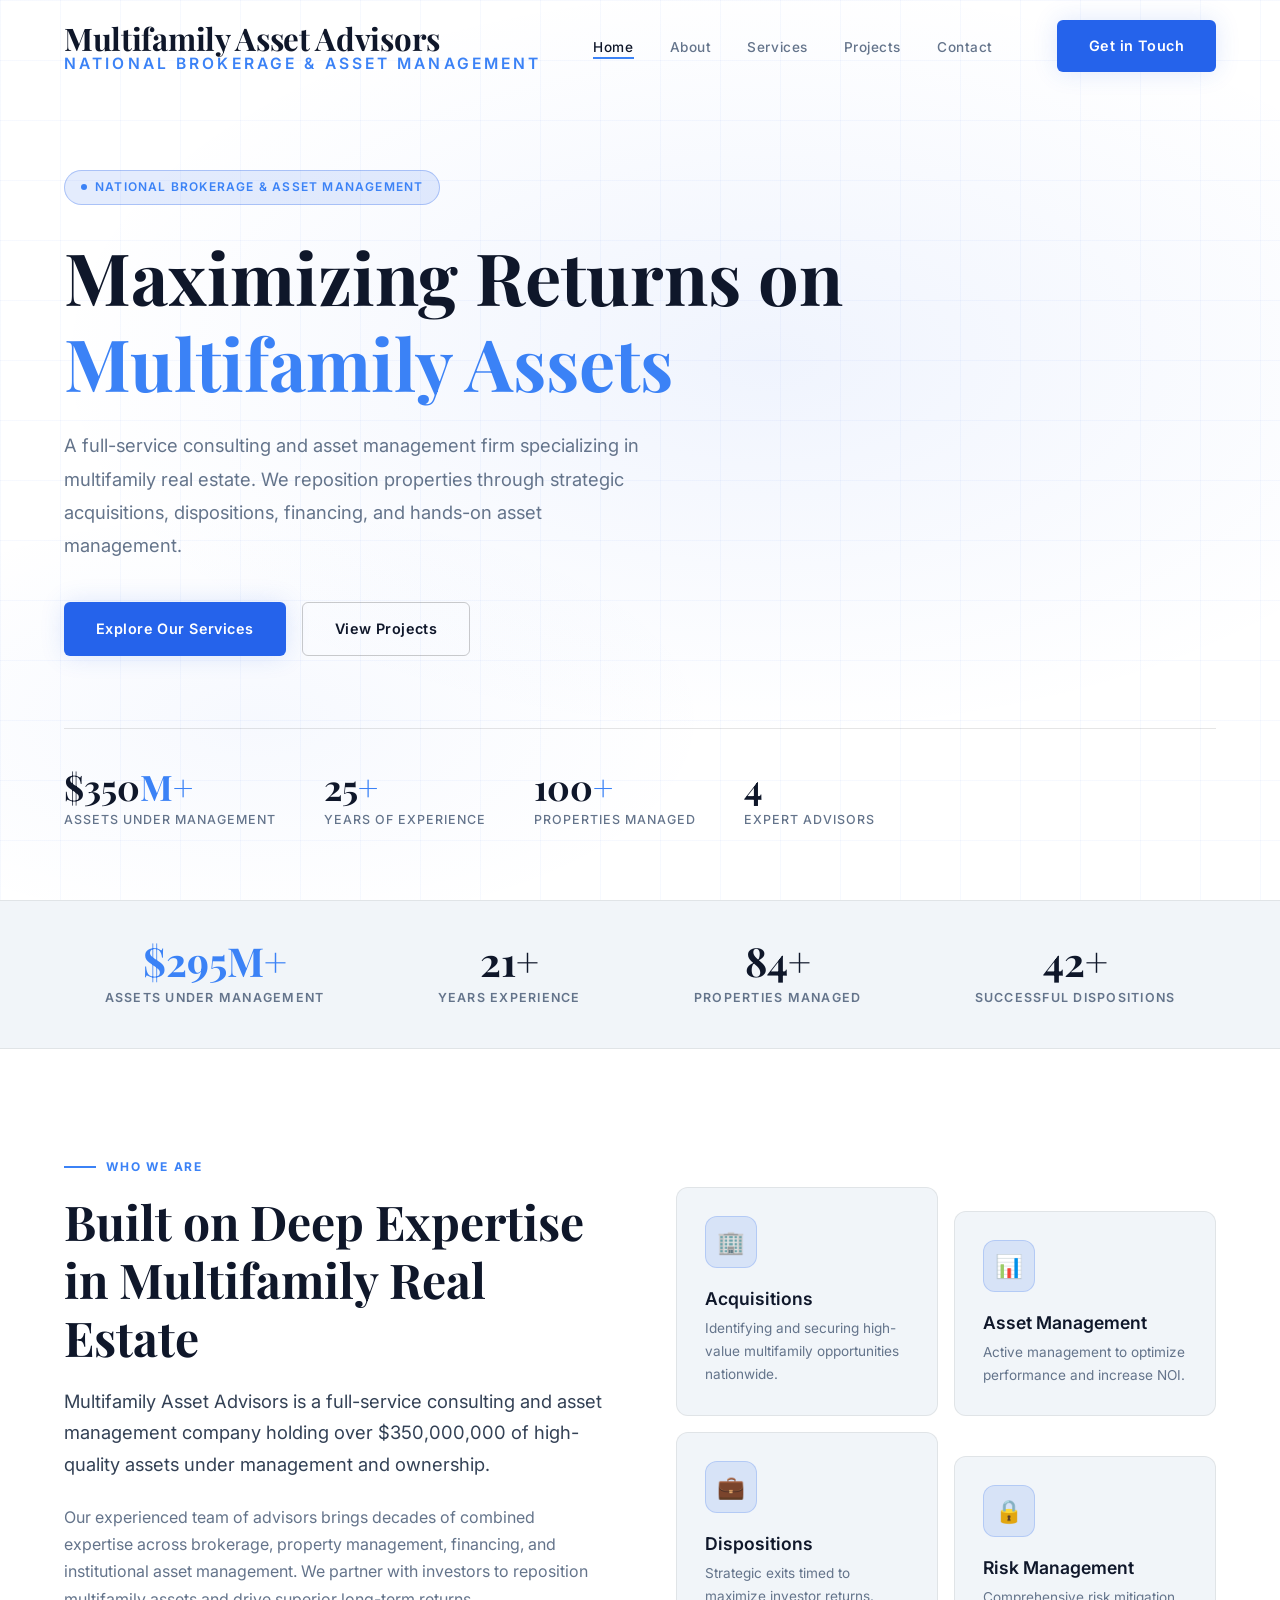
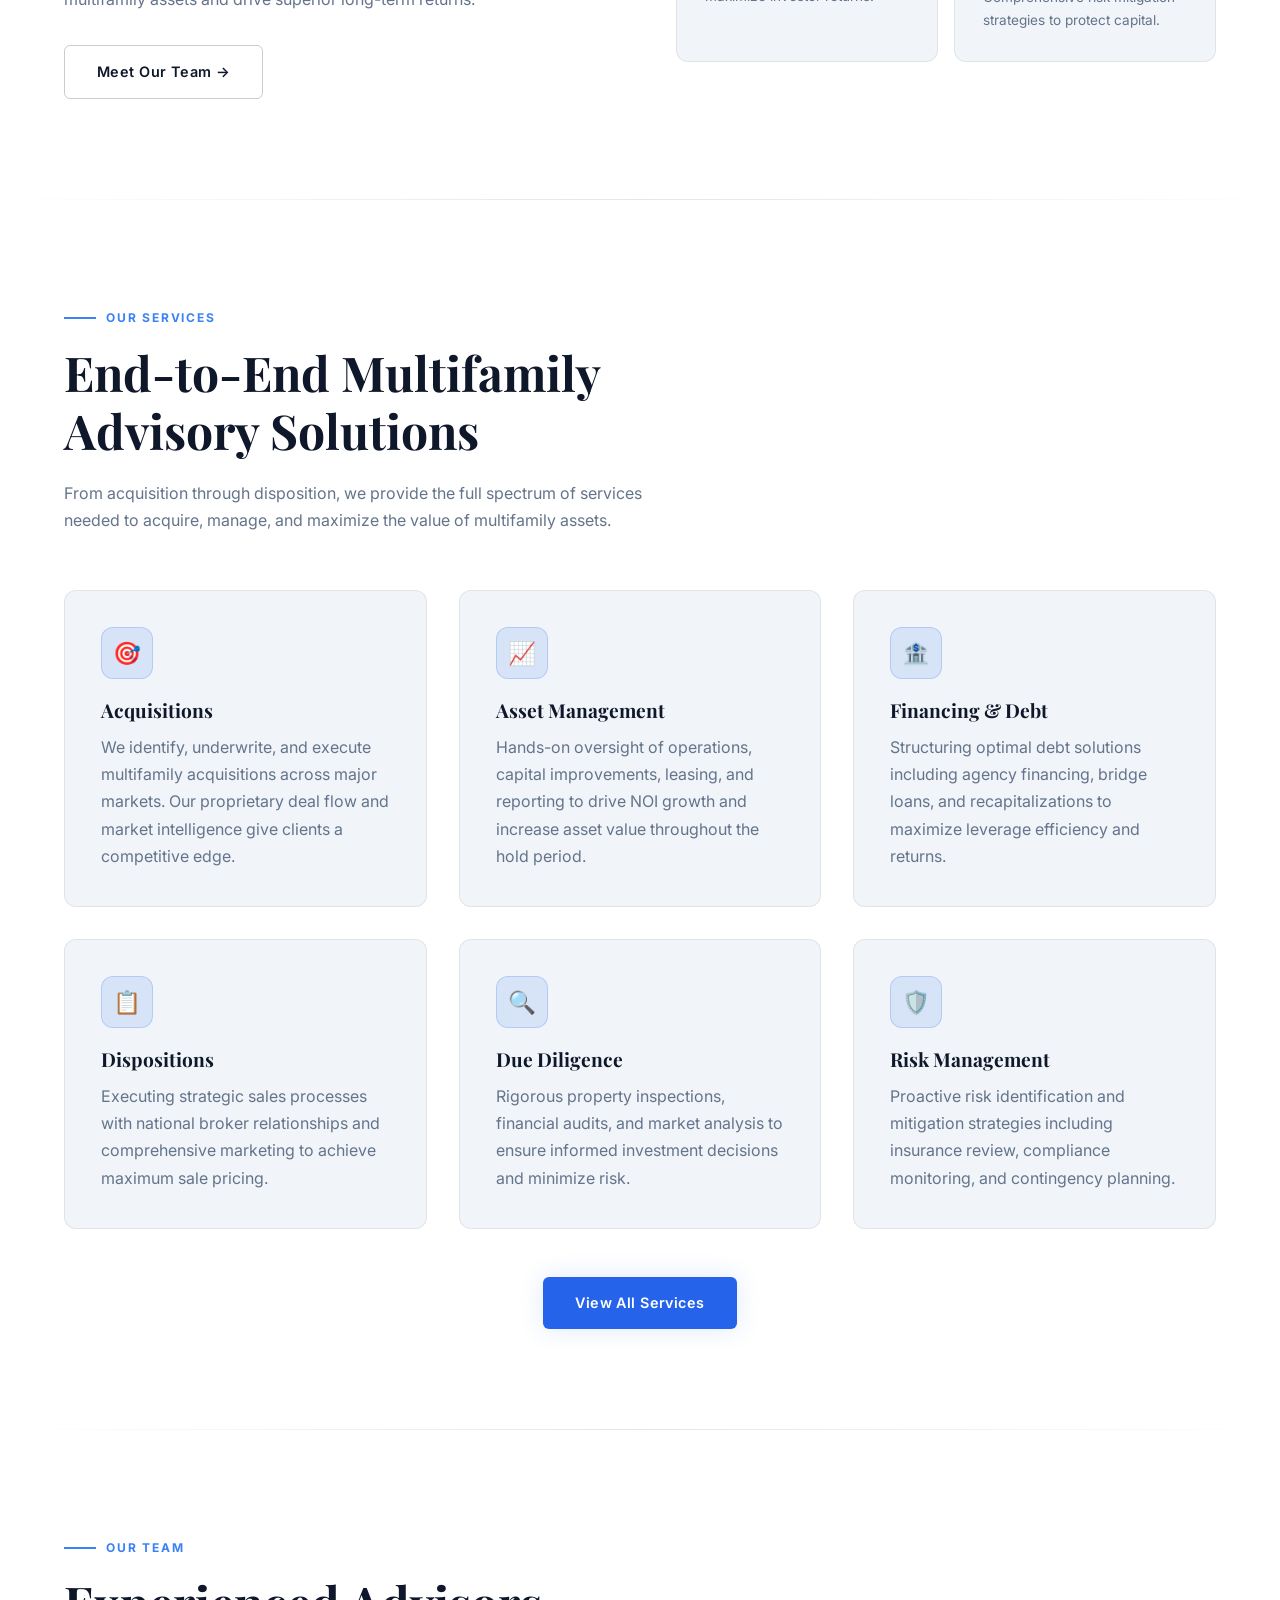
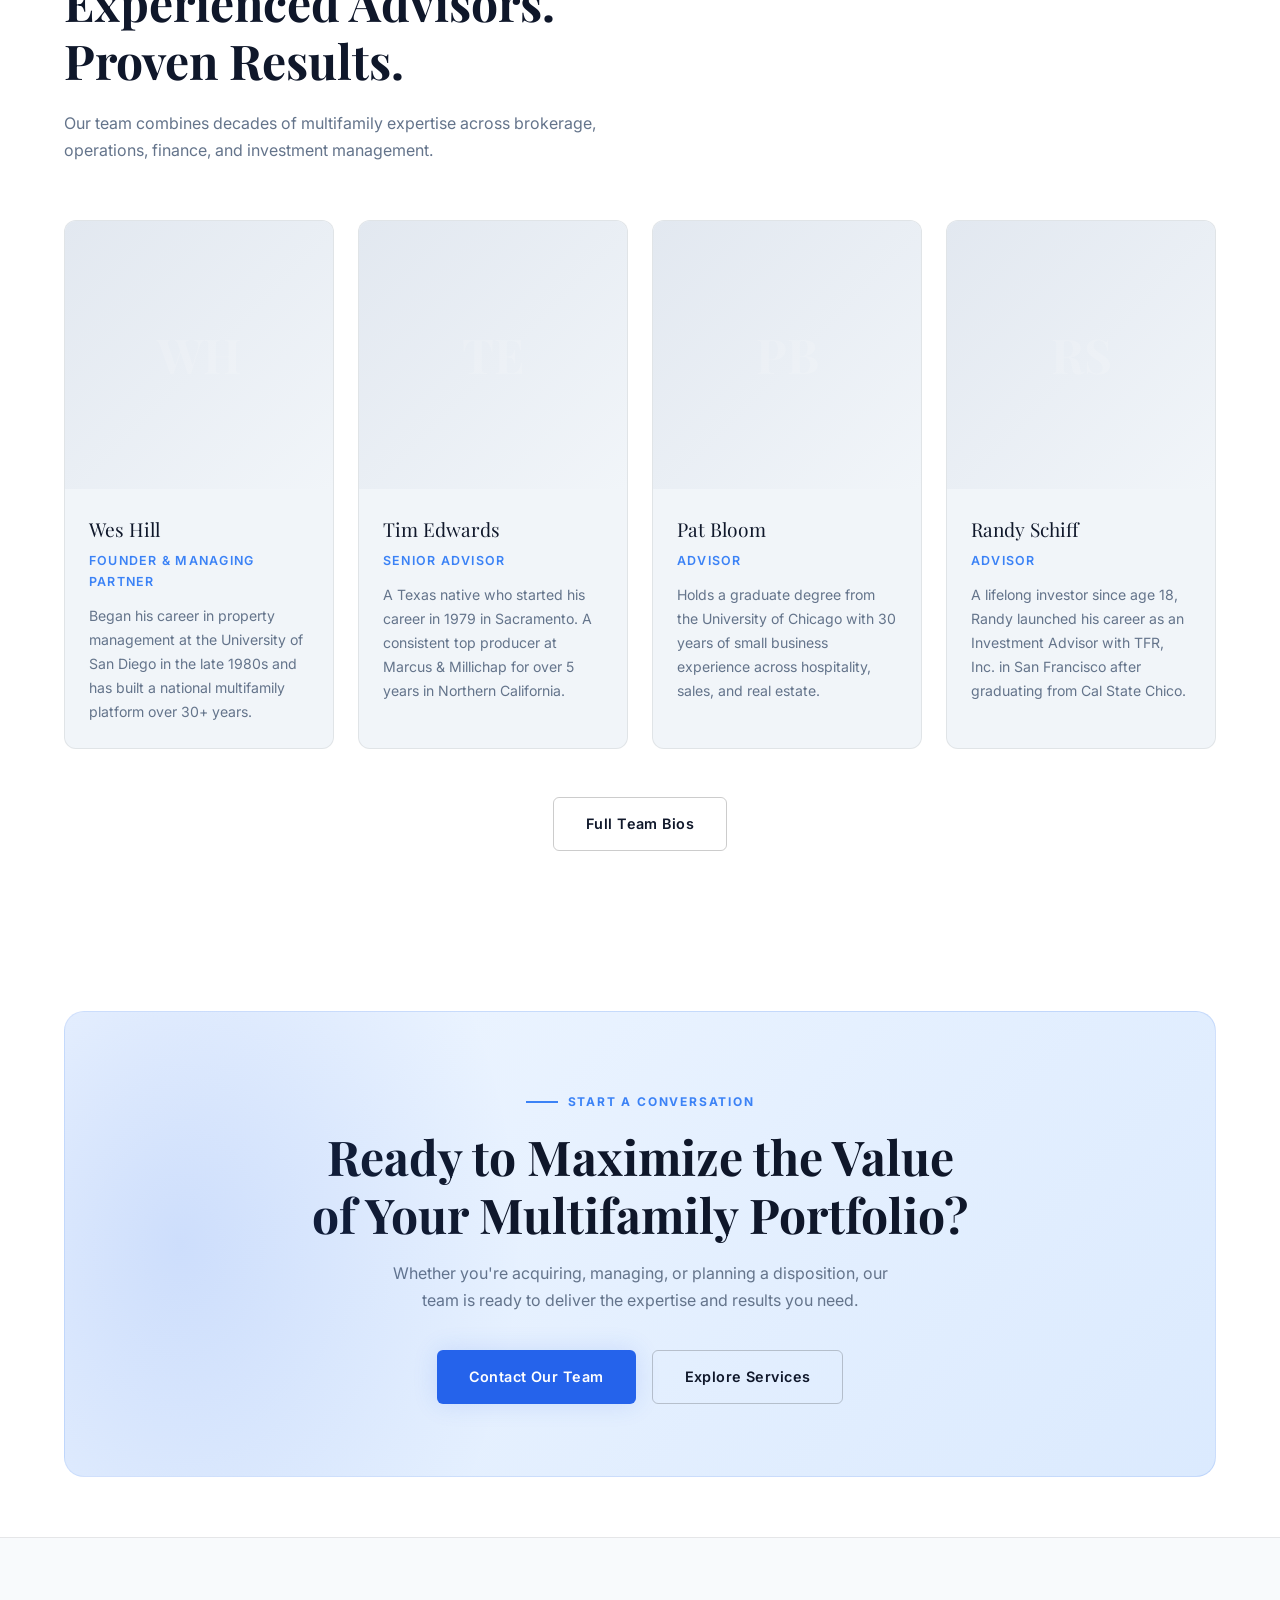
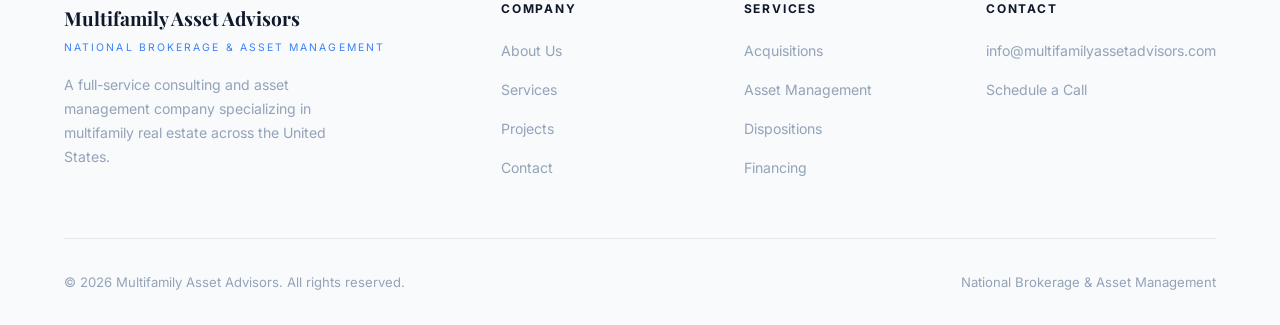
<file: index.html>
<!DOCTYPE html>
<html lang="en">
<head>
  <meta charset="UTF-8" />
  <meta name="viewport" content="width=device-width, initial-scale=1.0" />
  <title>Multifamily Asset Advisors | National Brokerage & Asset Management</title>
  <meta name="description" content="Multifamily Asset Advisors is a full-service consulting and asset management firm with over $350M in assets under management. Specializing in acquisitions, dispositions, financing, and risk management." />
  <link rel="preconnect" href="https://fonts.googleapis.com" />
  <link rel="preconnect" href="https://fonts.gstatic.com" crossorigin />
  <link href="https://fonts.googleapis.com/css2?family=Inter:wght@400;500;600;700&family=Playfair+Display:wght@400;600;700&display=swap" rel="stylesheet" />
  <link rel="stylesheet" href="assets/css/styles.css" />
</head>
<body>

  <!-- ===== NAVIGATION ===== -->
  <nav class="nav" id="nav">
    <div class="container">
      <div class="nav-inner">
        <a href="index.html" class="nav-logo">
          <span class="nav-logo-main">Multifamily Asset Advisors</span>
          <span class="nav-logo-sub">National Brokerage &amp; Asset Management</span>
        </a>
        <ul class="nav-links">
          <li><a href="index.html" class="active">Home</a></li>
          <li><a href="about.html">About</a></li>
          <li><a href="services.html">Services</a></li>
          <li><a href="projects.html">Projects</a></li>
          <li><a href="contact.html">Contact</a></li>
        </ul>
        <a href="contact.html" class="btn btn-primary nav-cta">Get in Touch</a>
        <button class="nav-hamburger" aria-label="Open menu">
          <span></span><span></span><span></span>
        </button>
      </div>
    </div>
  </nav>

  <!-- Mobile Menu -->
  <div class="mobile-menu">
    <button class="mobile-close" aria-label="Close menu">✕</button>
    <a href="index.html">Home</a>
    <a href="about.html">About</a>
    <a href="services.html">Services</a>
    <a href="projects.html">Projects</a>
    <a href="contact.html">Contact</a>
  </div>

  <!-- ===== HERO ===== -->
  <section class="hero">
    <div class="hero-bg"></div>
    <div class="hero-grid"></div>
    <div class="container">
      <div class="hero-content">
        <div class="hero-badge">
          <span class="hero-badge-dot"></span>
          National Brokerage &amp; Asset Management
        </div>
        <h1>Maximizing Returns on<br /><span class="accent">Multifamily Assets</span></h1>
        <p class="hero-desc">
          A full-service consulting and asset management firm specializing in multifamily real estate.
          We reposition properties through strategic acquisitions, dispositions, financing, and hands-on asset management.
        </p>
        <div class="hero-actions">
          <a href="services.html" class="btn btn-primary">Explore Our Services</a>
          <a href="projects.html" class="btn btn-outline">View Projects</a>
        </div>
        <div class="hero-stats">
          <div>
            <div class="hero-stat-value">$350<span>M+</span></div>
            <div class="hero-stat-label">Assets Under Management</div>
          </div>
          <div>
            <div class="hero-stat-value">25<span>+</span></div>
            <div class="hero-stat-label">Years of Experience</div>
          </div>
          <div>
            <div class="hero-stat-value">100<span>+</span></div>
            <div class="hero-stat-label">Properties Managed</div>
          </div>
          <div>
            <div class="hero-stat-value">4</div>
            <div class="hero-stat-label">Expert Advisors</div>
          </div>
        </div>
      </div>
    </div>
  </section>

  <!-- ===== STATS BAR ===== -->
  <div class="stats-bar">
    <div class="container">
      <div class="stats-bar-inner">
        <div class="stat-item fade-up">
          <div class="stat-number"><span class="blue" data-target="350" data-prefix="$" data-suffix="M+">$350M+</span></div>
          <div class="stat-label">Assets Under Management</div>
        </div>
        <div class="stat-item fade-up fade-up-delay-1">
          <div class="stat-number" data-target="25" data-suffix="+">25+</div>
          <div class="stat-label">Years Experience</div>
        </div>
        <div class="stat-item fade-up fade-up-delay-2">
          <div class="stat-number" data-target="100" data-suffix="+">100+</div>
          <div class="stat-label">Properties Managed</div>
        </div>
        <div class="stat-item fade-up fade-up-delay-3">
          <div class="stat-number" data-target="50" data-suffix="+">50+</div>
          <div class="stat-label">Successful Dispositions</div>
        </div>
      </div>
    </div>
  </div>

  <!-- ===== ABOUT PREVIEW ===== -->
  <section class="section">
    <div class="container">
      <div class="grid-2" style="align-items: center; gap: 72px;">
        <div class="fade-up">
          <div class="section-label">Who We Are</div>
          <h2 class="section-title">Built on Deep Expertise in Multifamily Real Estate</h2>
          <p class="lead" style="margin-bottom: 24px;">
            Multifamily Asset Advisors is a full-service consulting and asset management company
            holding over $350,000,000 of high-quality assets under management and ownership.
          </p>
          <p style="margin-bottom: 32px;">
            Our experienced team of advisors brings decades of combined expertise across brokerage,
            property management, financing, and institutional asset management. We partner with
            investors to reposition multifamily assets and drive superior long-term returns.
          </p>
          <a href="about.html" class="btn btn-outline">Meet Our Team →</a>
        </div>
        <div class="fade-up fade-up-delay-1">
          <div style="display: grid; grid-template-columns: 1fr 1fr; gap: 16px;">
            <div class="card" style="padding: 28px;">
              <div class="card-icon">🏢</div>
              <h4>Acquisitions</h4>
              <p style="font-size: 0.85rem; margin-top: 8px;">Identifying and securing high-value multifamily opportunities nationwide.</p>
            </div>
            <div class="card" style="padding: 28px; margin-top: 24px;">
              <div class="card-icon">📊</div>
              <h4>Asset Management</h4>
              <p style="font-size: 0.85rem; margin-top: 8px;">Active management to optimize performance and increase NOI.</p>
            </div>
            <div class="card" style="padding: 28px;">
              <div class="card-icon">💼</div>
              <h4>Dispositions</h4>
              <p style="font-size: 0.85rem; margin-top: 8px;">Strategic exits timed to maximize investor returns.</p>
            </div>
            <div class="card" style="padding: 28px; margin-top: 24px;">
              <div class="card-icon">🔒</div>
              <h4>Risk Management</h4>
              <p style="font-size: 0.85rem; margin-top: 8px;">Comprehensive risk mitigation strategies to protect capital.</p>
            </div>
          </div>
        </div>
      </div>
    </div>
  </section>

  <div class="divider"></div>

  <!-- ===== SERVICES PREVIEW ===== -->
  <section class="section">
    <div class="container">
      <div class="section-label fade-up">Our Services</div>
      <h2 class="section-title fade-up">End-to-End Multifamily<br />Advisory Solutions</h2>
      <p class="section-subtitle fade-up">
        From acquisition through disposition, we provide the full spectrum of services needed
        to acquire, manage, and maximize the value of multifamily assets.
      </p>

      <div class="grid-3">
        <div class="card fade-up">
          <div class="card-icon">🎯</div>
          <h3>Acquisitions</h3>
          <p>We identify, underwrite, and execute multifamily acquisitions across major markets. Our proprietary deal flow and market intelligence give clients a competitive edge.</p>
        </div>
        <div class="card fade-up fade-up-delay-1">
          <div class="card-icon">📈</div>
          <h3>Asset Management</h3>
          <p>Hands-on oversight of operations, capital improvements, leasing, and reporting to drive NOI growth and increase asset value throughout the hold period.</p>
        </div>
        <div class="card fade-up fade-up-delay-2">
          <div class="card-icon">🏦</div>
          <h3>Financing & Debt</h3>
          <p>Structuring optimal debt solutions including agency financing, bridge loans, and recapitalizations to maximize leverage efficiency and returns.</p>
        </div>
        <div class="card fade-up">
          <div class="card-icon">📋</div>
          <h3>Dispositions</h3>
          <p>Executing strategic sales processes with national broker relationships and comprehensive marketing to achieve maximum sale pricing.</p>
        </div>
        <div class="card fade-up fade-up-delay-1">
          <div class="card-icon">🔍</div>
          <h3>Due Diligence</h3>
          <p>Rigorous property inspections, financial audits, and market analysis to ensure informed investment decisions and minimize risk.</p>
        </div>
        <div class="card fade-up fade-up-delay-2">
          <div class="card-icon">🛡️</div>
          <h3>Risk Management</h3>
          <p>Proactive risk identification and mitigation strategies including insurance review, compliance monitoring, and contingency planning.</p>
        </div>
      </div>

      <div style="text-align: center; margin-top: 48px;" class="fade-up">
        <a href="services.html" class="btn btn-primary">View All Services</a>
      </div>
    </div>
  </section>

  <div class="divider"></div>

  <!-- ===== TEAM PREVIEW ===== -->
  <section class="section">
    <div class="container">
      <div class="section-label fade-up">Our Team</div>
      <h2 class="section-title fade-up">Experienced Advisors.<br />Proven Results.</h2>
      <p class="section-subtitle fade-up">Our team combines decades of multifamily expertise across brokerage, operations, finance, and investment management.</p>

      <div class="grid-4">
        <div class="team-card fade-up">
          <div class="team-photo">
            <div class="team-photo-initials">WH</div>
          </div>
          <div class="team-info">
            <div class="team-name">Wes Hill</div>
            <div class="team-role">Founder &amp; Managing Partner</div>
            <p class="team-bio">Began his career in property management at the University of San Diego in the late 1980s and has built a national multifamily platform over 30+ years.</p>
          </div>
        </div>
        <div class="team-card fade-up fade-up-delay-1">
          <div class="team-photo">
            <div class="team-photo-initials">TE</div>
          </div>
          <div class="team-info">
            <div class="team-name">Tim Edwards</div>
            <div class="team-role">Senior Advisor</div>
            <p class="team-bio">A Texas native who started his career in 1979 in Sacramento. A consistent top producer at Marcus &amp; Millichap for over 5 years in Northern California.</p>
          </div>
        </div>
        <div class="team-card fade-up fade-up-delay-2">
          <div class="team-photo">
            <div class="team-photo-initials">PB</div>
          </div>
          <div class="team-info">
            <div class="team-name">Pat Bloom</div>
            <div class="team-role">Advisor</div>
            <p class="team-bio">Holds a graduate degree from the University of Chicago with 30 years of small business experience across hospitality, sales, and real estate.</p>
          </div>
        </div>
        <div class="team-card fade-up fade-up-delay-3">
          <div class="team-photo">
            <div class="team-photo-initials">RS</div>
          </div>
          <div class="team-info">
            <div class="team-name">Randy Schiff</div>
            <div class="team-role">Advisor</div>
            <p class="team-bio">A lifelong investor since age 18, Randy launched his career as an Investment Advisor with TFR, Inc. in San Francisco after graduating from Cal State Chico.</p>
          </div>
        </div>
      </div>

      <div style="text-align: center; margin-top: 48px;" class="fade-up">
        <a href="about.html" class="btn btn-outline">Full Team Bios</a>
      </div>
    </div>
  </section>

  <!-- ===== CTA ===== -->
  <section class="section-sm">
    <div class="container">
      <div class="cta-section fade-up">
        <div class="section-label" style="justify-content: center;">Start a Conversation</div>
        <h2>Ready to Maximize the Value<br />of Your Multifamily Portfolio?</h2>
        <p>Whether you're acquiring, managing, or planning a disposition, our team is ready to deliver the expertise and results you need.</p>
        <div style="display: flex; gap: 16px; justify-content: center; flex-wrap: wrap;">
          <a href="contact.html" class="btn btn-primary">Contact Our Team</a>
          <a href="services.html" class="btn btn-outline">Explore Services</a>
        </div>
      </div>
    </div>
  </section>

  <!-- ===== FOOTER ===== -->
  <footer class="footer">
    <div class="container">
      <div class="footer-grid">
        <div>
          <div class="footer-brand-name">Multifamily Asset Advisors</div>
          <div class="footer-brand-sub">National Brokerage &amp; Asset Management</div>
          <p class="footer-desc">A full-service consulting and asset management company specializing in multifamily real estate across the United States.</p>
        </div>
        <div class="footer-col">
          <h4>Company</h4>
          <ul>
            <li><a href="about.html">About Us</a></li>
            <li><a href="services.html">Services</a></li>
            <li><a href="projects.html">Projects</a></li>
            <li><a href="contact.html">Contact</a></li>
          </ul>
        </div>
        <div class="footer-col">
          <h4>Services</h4>
          <ul>
            <li><a href="services.html">Acquisitions</a></li>
            <li><a href="services.html">Asset Management</a></li>
            <li><a href="services.html">Dispositions</a></li>
            <li><a href="services.html">Financing</a></li>
          </ul>
        </div>
        <div class="footer-col">
          <h4>Contact</h4>
          <ul>
            <li><a href="mailto:info@multifamilyassetadvisors.com">info@multifamilyassetadvisors.com</a></li>
            <li><a href="contact.html">Schedule a Call</a></li>
          </ul>
        </div>
      </div>
      <div class="footer-bottom">
        <div class="footer-copyright">© 2026 Multifamily Asset Advisors. All rights reserved.</div>
        <div class="footer-copyright">National Brokerage &amp; Asset Management</div>
      </div>
    </div>
  </footer>

  <script src="assets/js/main.js"></script>
</body>
</html>
</file>
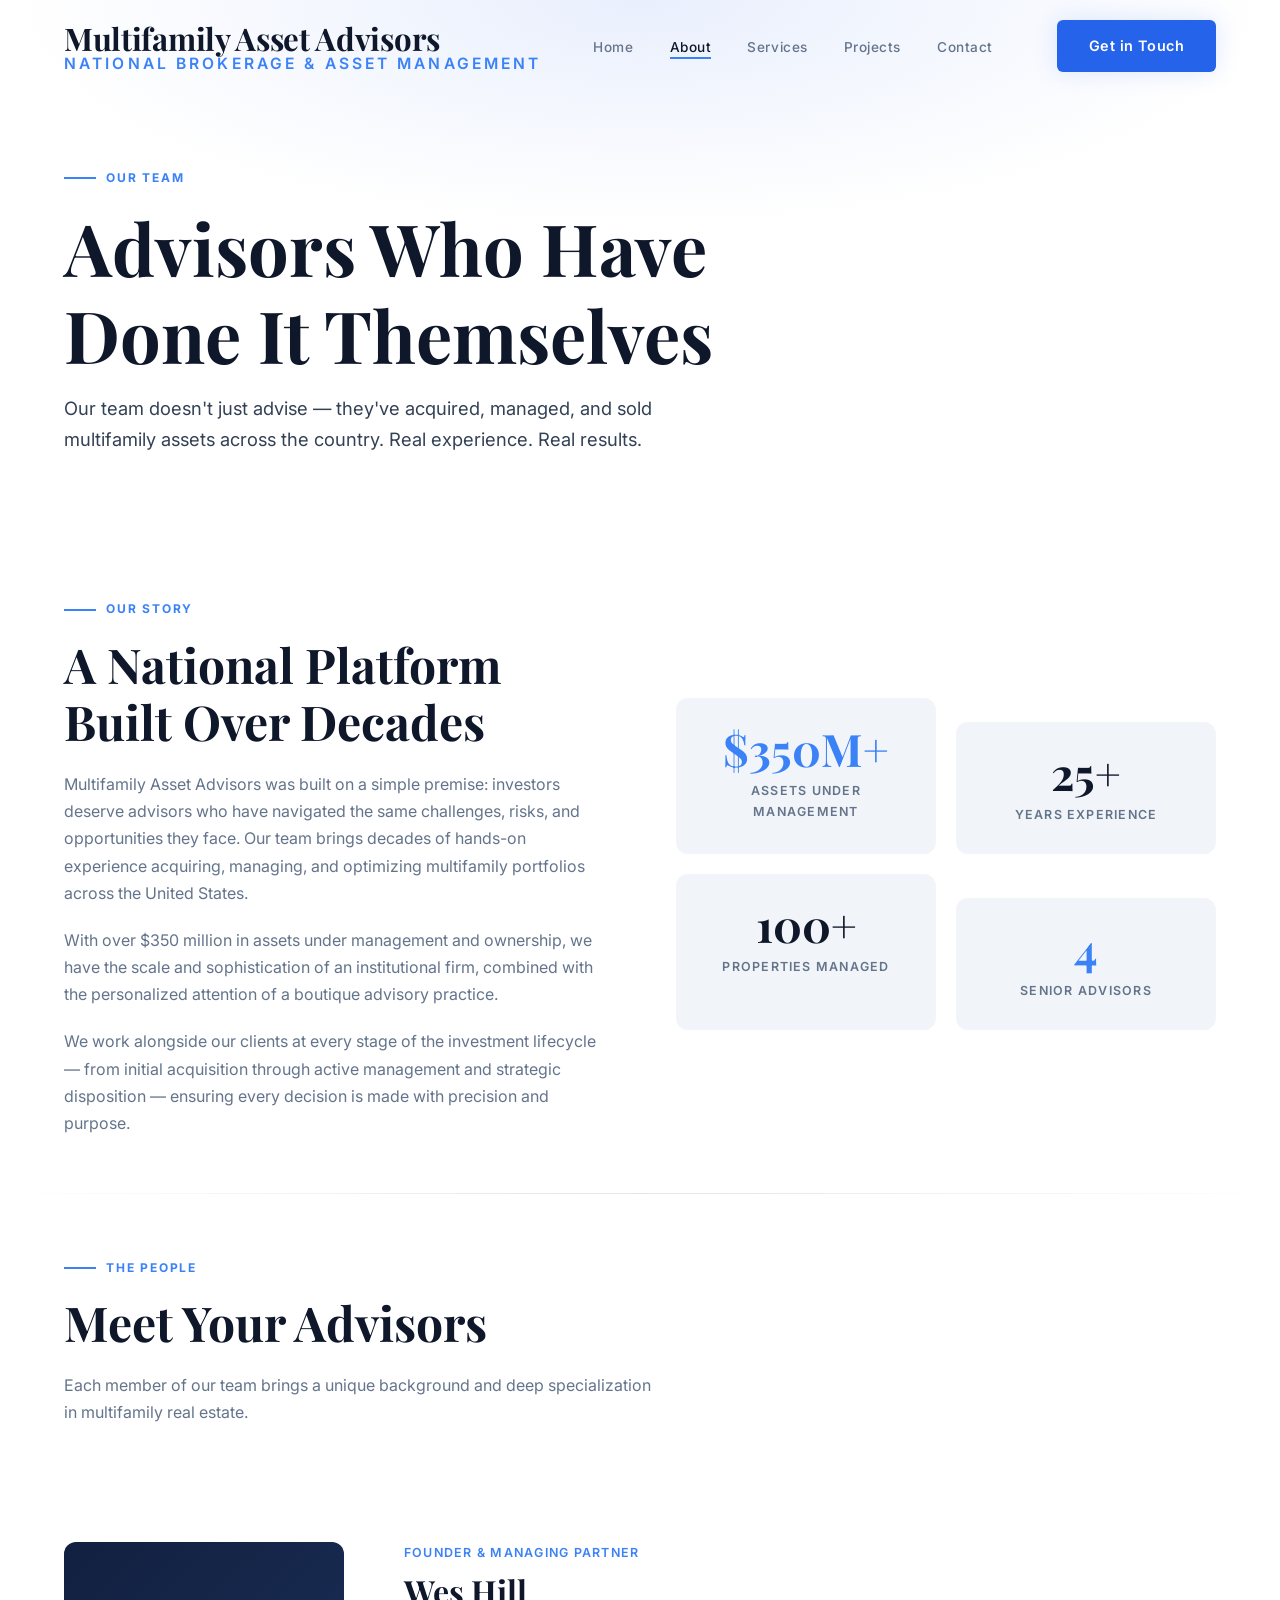
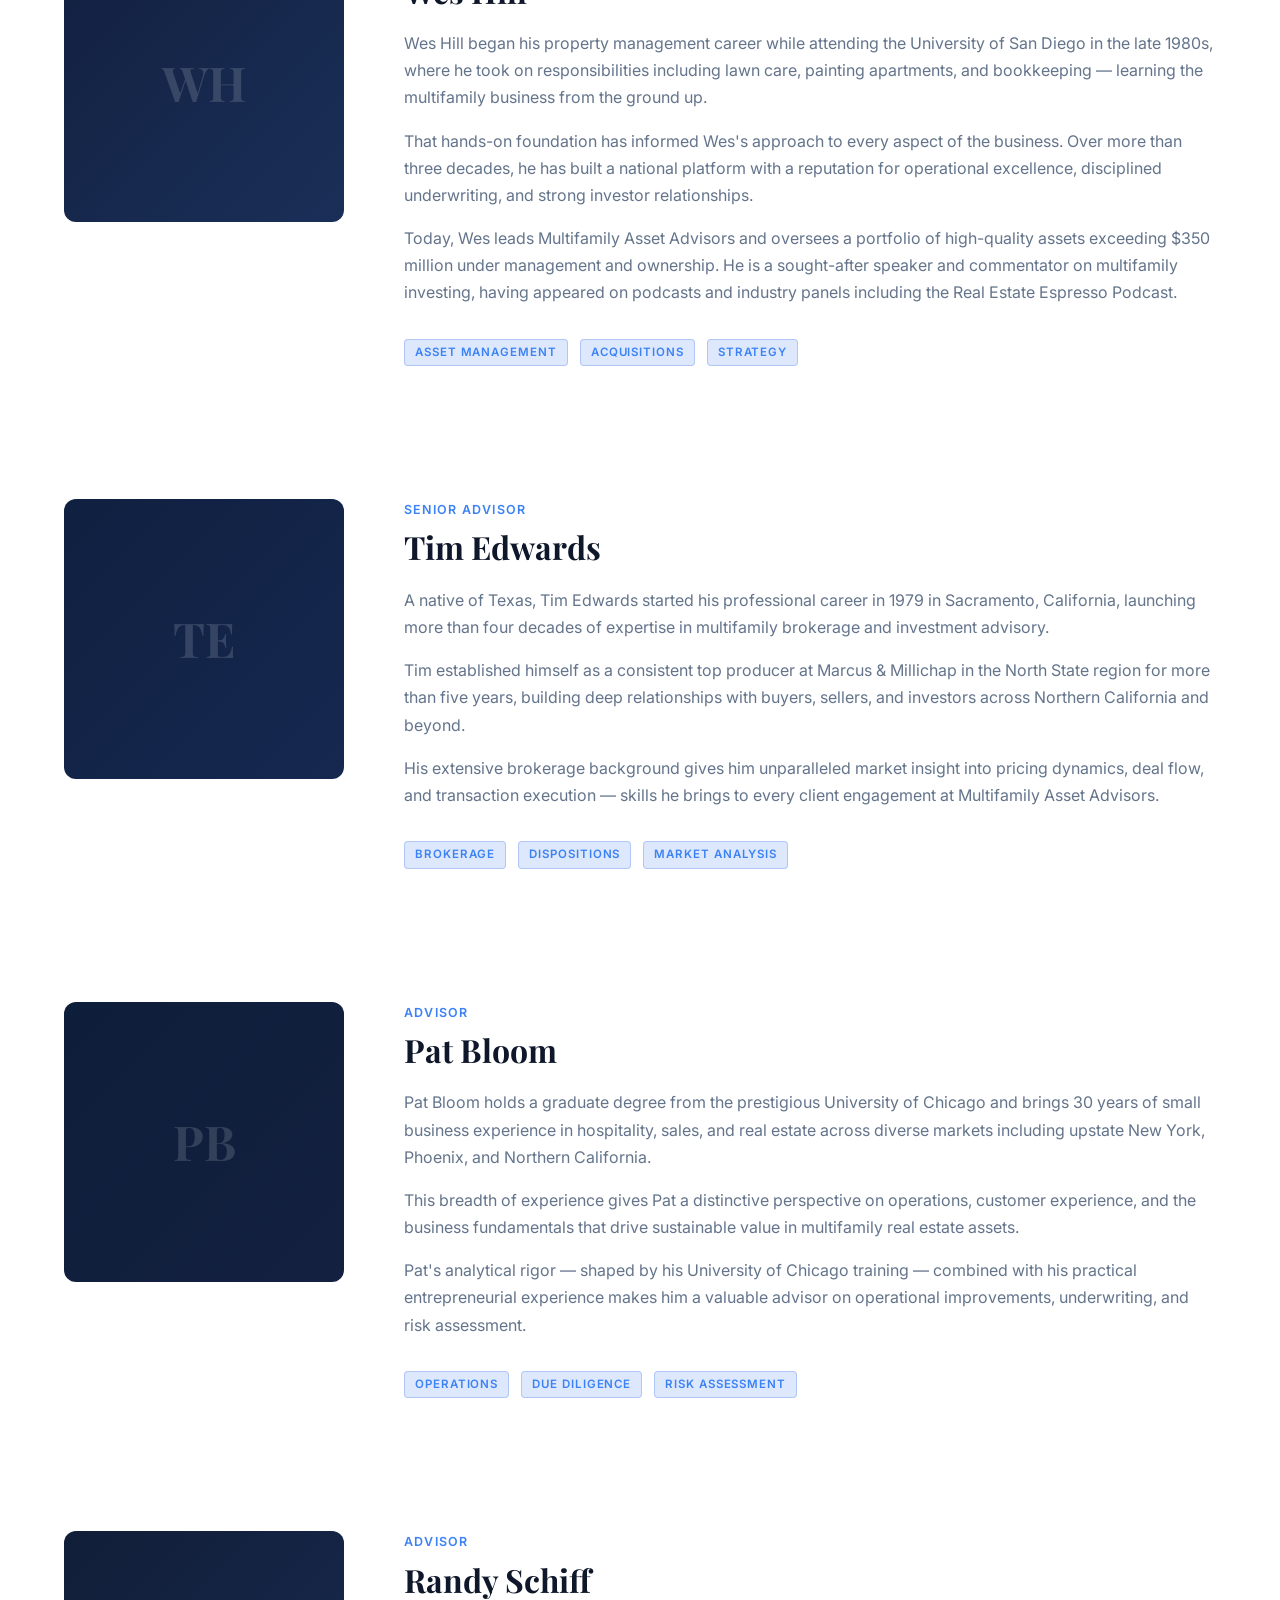
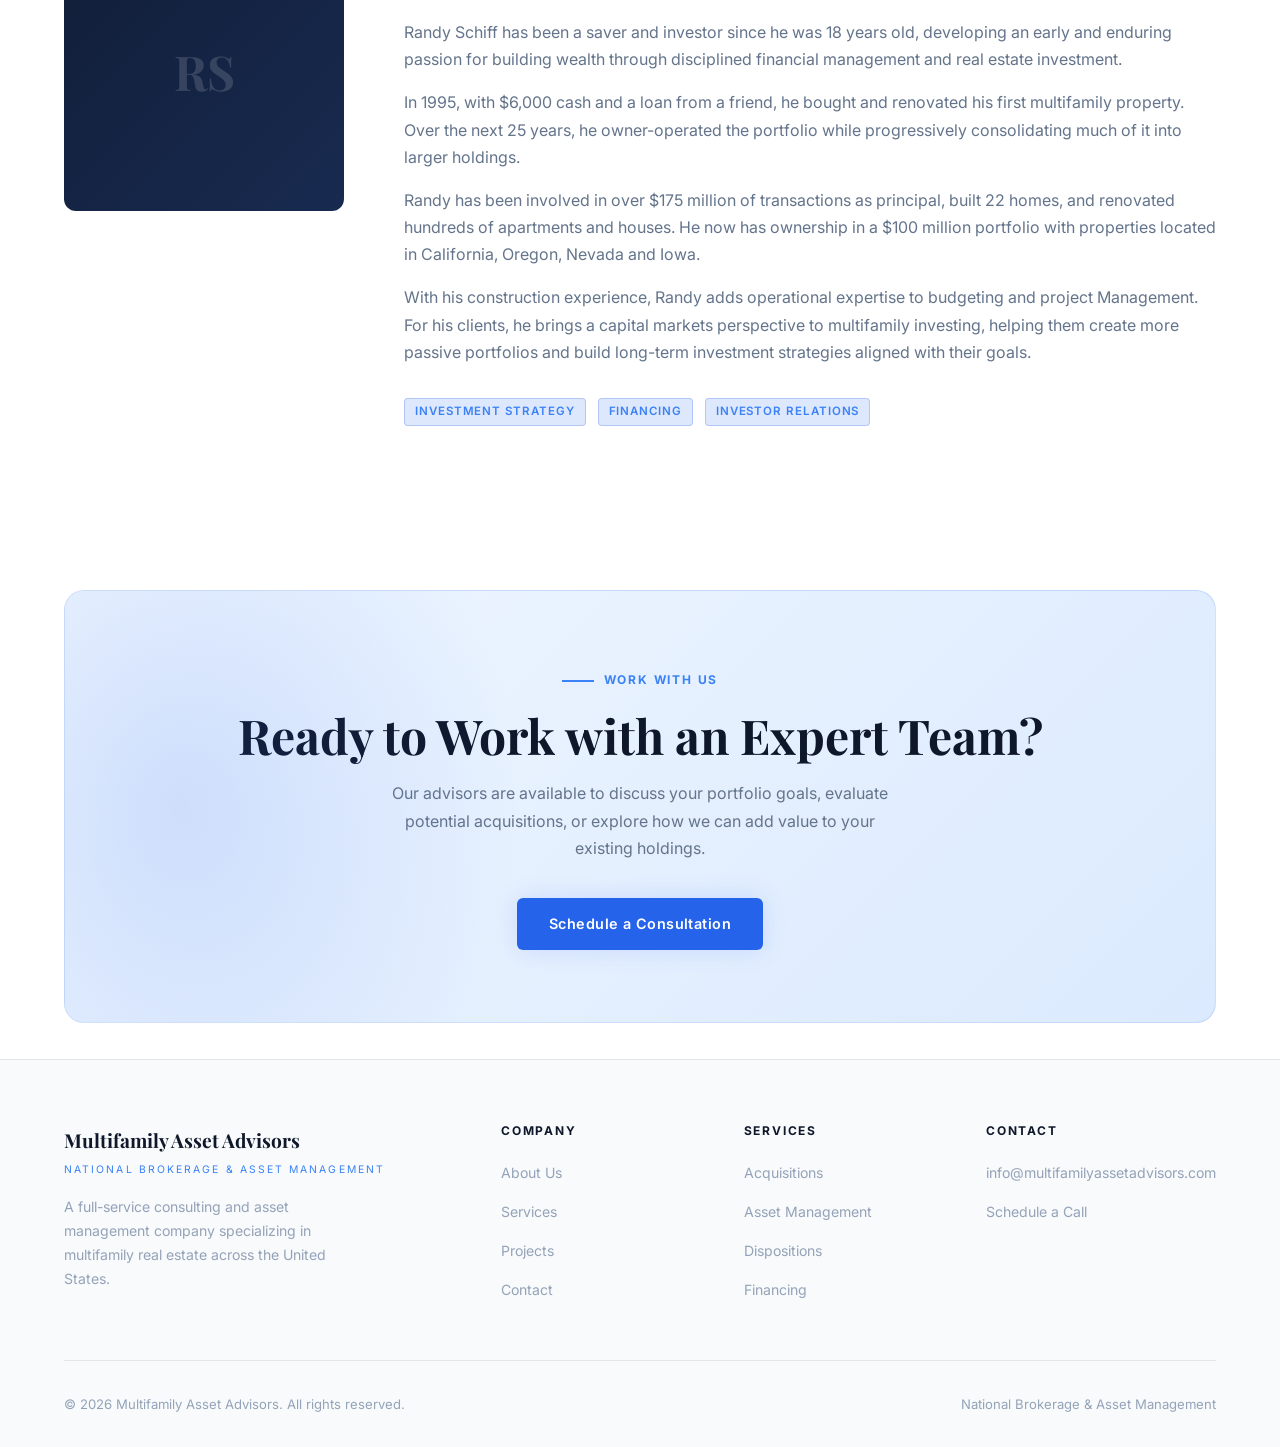
<file: about.html>
<!DOCTYPE html>
<html lang="en">
<head>
  <meta charset="UTF-8" />
  <meta name="viewport" content="width=device-width, initial-scale=1.0" />
  <title>Our Team | Multifamily Asset Advisors</title>
  <meta name="description" content="Meet the experienced team behind Multifamily Asset Advisors — decades of combined expertise in brokerage, asset management, and multifamily real estate investing." />
  <link rel="preconnect" href="https://fonts.googleapis.com" />
  <link rel="preconnect" href="https://fonts.gstatic.com" crossorigin />
  <link href="https://fonts.googleapis.com/css2?family=Inter:wght@400;500;600;700&family=Playfair+Display:wght@400;600;700&display=swap" rel="stylesheet" />
  <link rel="stylesheet" href="assets/css/styles.css" />
</head>
<body class="page-about">

  <!-- NAVIGATION -->
  <nav class="nav" id="nav">
    <div class="container">
      <div class="nav-inner">
        <a href="index.html" class="nav-logo">
          <span class="nav-logo-main">Multifamily Asset Advisors</span>
          <span class="nav-logo-sub">National Brokerage &amp; Asset Management</span>
        </a>
        <ul class="nav-links">
          <li><a href="index.html">Home</a></li>
          <li><a href="about.html" class="active">About</a></li>
          <li><a href="services.html">Services</a></li>
          <li><a href="projects.html">Projects</a></li>
          <li><a href="contact.html">Contact</a></li>
        </ul>
        <a href="contact.html" class="btn btn-primary nav-cta">Get in Touch</a>
        <button class="nav-hamburger" aria-label="Open menu">
          <span></span><span></span><span></span>
        </button>
      </div>
    </div>
  </nav>

  <div class="mobile-menu">
    <button class="mobile-close" aria-label="Close menu">✕</button>
    <a href="index.html">Home</a>
    <a href="about.html">About</a>
    <a href="services.html">Services</a>
    <a href="projects.html">Projects</a>
    <a href="contact.html">Contact</a>
  </div>

  <!-- PAGE HERO -->
  <section class="page-hero">
    <div class="container">
      <div class="page-hero-content">
        <div class="section-label fade-up">Our Team</div>
        <h1 class="fade-up">Advisors Who Have<br />Done It Themselves</h1>
        <p class="lead fade-up fade-up-delay-1" style="max-width: 600px;">
          Our team doesn't just advise — they've acquired, managed, and sold multifamily assets
          across the country. Real experience. Real results.
        </p>
      </div>
    </div>
  </section>

  <!-- COMPANY OVERVIEW -->
  <section class="section">
    <div class="container">
      <div class="grid-2" style="gap: 72px; align-items: center;">
        <div class="fade-up">
          <div class="section-label">Our Story</div>
          <h2 class="section-title">A National Platform Built Over Decades</h2>
          <p style="margin-bottom: 20px;">
            Multifamily Asset Advisors was built on a simple premise: investors deserve advisors
            who have navigated the same challenges, risks, and opportunities they face. Our team
            brings decades of hands-on experience acquiring, managing, and optimizing multifamily
            portfolios across the United States.
          </p>
          <p style="margin-bottom: 20px;">
            With over $350 million in assets under management and ownership, we have the scale
            and sophistication of an institutional firm, combined with the personalized attention
            of a boutique advisory practice.
          </p>
          <p>
            We work alongside our clients at every stage of the investment lifecycle — from initial
            acquisition through active management and strategic disposition — ensuring every
            decision is made with precision and purpose.
          </p>
        </div>
        <div class="fade-up fade-up-delay-1">
          <div style="display: grid; grid-template-columns: 1fr 1fr; gap: 20px;">
            <div style="background: var(--navy-mid); border: 1px solid rgba(255,255,255,0.06); border-radius: 12px; padding: 28px; text-align: center;">
              <div style="font-family: var(--font-display); font-size: 2.8rem; font-weight: 700; color: var(--blue-bright); line-height: 1;">$350M+</div>
              <div style="font-size: 0.78rem; font-weight: 600; letter-spacing: 0.1em; text-transform: uppercase; color: var(--gray-400); margin-top: 8px;">Assets Under Management</div>
            </div>
            <div style="background: var(--navy-mid); border: 1px solid rgba(255,255,255,0.06); border-radius: 12px; padding: 28px; text-align: center; margin-top: 24px;">
              <div style="font-family: var(--font-display); font-size: 2.8rem; font-weight: 700; color: var(--white); line-height: 1;">25+</div>
              <div style="font-size: 0.78rem; font-weight: 600; letter-spacing: 0.1em; text-transform: uppercase; color: var(--gray-400); margin-top: 8px;">Years Experience</div>
            </div>
            <div style="background: var(--navy-mid); border: 1px solid rgba(255,255,255,0.06); border-radius: 12px; padding: 28px; text-align: center;">
              <div style="font-family: var(--font-display); font-size: 2.8rem; font-weight: 700; color: var(--white); line-height: 1;">100+</div>
              <div style="font-size: 0.78rem; font-weight: 600; letter-spacing: 0.1em; text-transform: uppercase; color: var(--gray-400); margin-top: 8px;">Properties Managed</div>
            </div>
            <div style="background: var(--navy-mid); border: 1px solid rgba(255,255,255,0.06); border-radius: 12px; padding: 28px; text-align: center; margin-top: 24px;">
              <div style="font-family: var(--font-display); font-size: 2.8rem; font-weight: 700; color: var(--blue-bright); line-height: 1;">4</div>
              <div style="font-size: 0.78rem; font-weight: 600; letter-spacing: 0.1em; text-transform: uppercase; color: var(--gray-400); margin-top: 8px;">Senior Advisors</div>
            </div>
          </div>
        </div>
      </div>
    </div>
  </section>

  <div class="divider"></div>

  <!-- TEAM MEMBERS -->
  <section class="section">
    <div class="container">
      <div class="section-label fade-up">The People</div>
      <h2 class="section-title fade-up">Meet Your Advisors</h2>
      <p class="section-subtitle fade-up">Each member of our team brings a unique background and deep specialization in multifamily real estate.</p>

      <!-- WES HILL -->
      <div style="display: grid; grid-template-columns: 280px 1fr; gap: 60px; align-items: start; padding: 60px 0; border-bottom: 1px solid rgba(255,255,255,0.06);" class="fade-up">
        <div>
          <div class="team-photo" style="width: 100%; aspect-ratio: 1; border-radius: 12px; background: linear-gradient(135deg, #122040, #1A2F58);">
            <div class="team-photo-initials">WH</div>
          </div>
        </div>
        <div>
          <div class="team-role" style="margin-bottom: 8px;">Founder &amp; Managing Partner</div>
          <h3 style="margin-bottom: 20px; font-size: 2rem;">Wes Hill</h3>
          <p style="margin-bottom: 16px;">
            Wes Hill began his property management career while attending the University of San Diego
            in the late 1980s, where he took on responsibilities including lawn care, painting
            apartments, and bookkeeping — learning the multifamily business from the ground up.
          </p>
          <p style="margin-bottom: 16px;">
            That hands-on foundation has informed Wes's approach to every aspect of the business.
            Over more than three decades, he has built a national platform with a reputation for
            operational excellence, disciplined underwriting, and strong investor relationships.
          </p>
          <p style="margin-bottom: 32px;">
            Today, Wes leads Multifamily Asset Advisors and oversees a portfolio of high-quality
            assets exceeding $350 million under management and ownership. He is a sought-after
            speaker and commentator on multifamily investing, having appeared on podcasts and
            industry panels including the Real Estate Espresso Podcast.
          </p>
          <div style="display: flex; gap: 12px; flex-wrap: wrap;">
            <span class="project-tag">Asset Management</span>
            <span class="project-tag">Acquisitions</span>
            <span class="project-tag">Strategy</span>
          </div>
        </div>
      </div>

      <!-- TIM EDWARDS -->
      <div style="display: grid; grid-template-columns: 280px 1fr; gap: 60px; align-items: start; padding: 60px 0; border-bottom: 1px solid rgba(255,255,255,0.06);" class="fade-up">
        <div>
          <div class="team-photo" style="width: 100%; aspect-ratio: 1; border-radius: 12px; background: linear-gradient(135deg, #0f2040, #162850);">
            <div class="team-photo-initials">TE</div>
          </div>
        </div>
        <div>
          <div class="team-role" style="margin-bottom: 8px;">Senior Advisor</div>
          <h3 style="margin-bottom: 20px; font-size: 2rem;">Tim Edwards</h3>
          <p style="margin-bottom: 16px;">
            A native of Texas, Tim Edwards started his professional career in 1979 in Sacramento,
            California, launching more than four decades of expertise in multifamily brokerage
            and investment advisory.
          </p>
          <p style="margin-bottom: 16px;">
            Tim established himself as a consistent top producer at Marcus &amp; Millichap in the
            North State region for more than five years, building deep relationships with buyers,
            sellers, and investors across Northern California and beyond.
          </p>
          <p style="margin-bottom: 32px;">
            His extensive brokerage background gives him unparalleled market insight into pricing
            dynamics, deal flow, and transaction execution — skills he brings to every client
            engagement at Multifamily Asset Advisors.
          </p>
          <div style="display: flex; gap: 12px; flex-wrap: wrap;">
            <span class="project-tag">Brokerage</span>
            <span class="project-tag">Dispositions</span>
            <span class="project-tag">Market Analysis</span>
          </div>
        </div>
      </div>

      <!-- PAT BLOOM -->
      <div style="display: grid; grid-template-columns: 280px 1fr; gap: 60px; align-items: start; padding: 60px 0; border-bottom: 1px solid rgba(255,255,255,0.06);" class="fade-up">
        <div>
          <div class="team-photo" style="width: 100%; aspect-ratio: 1; border-radius: 12px; background: linear-gradient(135deg, #0d1e3a, #142040);">
            <div class="team-photo-initials">PB</div>
          </div>
        </div>
        <div>
          <div class="team-role" style="margin-bottom: 8px;">Advisor</div>
          <h3 style="margin-bottom: 20px; font-size: 2rem;">Pat Bloom</h3>
          <p style="margin-bottom: 16px;">
            Pat Bloom holds a graduate degree from the prestigious University of Chicago and brings
            30 years of small business experience in hospitality, sales, and real estate across
            diverse markets including upstate New York, Phoenix, and Northern California.
          </p>
          <p style="margin-bottom: 16px;">
            This breadth of experience gives Pat a distinctive perspective on operations,
            customer experience, and the business fundamentals that drive sustainable value
            in multifamily real estate assets.
          </p>
          <p style="margin-bottom: 32px;">
            Pat's analytical rigor — shaped by his University of Chicago training — combined
            with his practical entrepreneurial experience makes him a valuable advisor on
            operational improvements, underwriting, and risk assessment.
          </p>
          <div style="display: flex; gap: 12px; flex-wrap: wrap;">
            <span class="project-tag">Operations</span>
            <span class="project-tag">Due Diligence</span>
            <span class="project-tag">Risk Assessment</span>
          </div>
        </div>
      </div>

      <!-- RANDY SCHIFF -->
      <div style="display: grid; grid-template-columns: 280px 1fr; gap: 60px; align-items: start; padding: 60px 0;" class="fade-up">
        <div>
          <div class="team-photo" style="width: 100%; aspect-ratio: 1; border-radius: 12px; background: linear-gradient(135deg, #111e38, #182a50);">
            <div class="team-photo-initials">RS</div>
          </div>
        </div>
        <div>
          <div class="team-role" style="margin-bottom: 8px;">Advisor</div>
          <h3 style="margin-bottom: 20px; font-size: 2rem;">Randy Schiff</h3>
          <p style="margin-bottom: 16px;">
            Randy Schiff has been a saver and investor since he was 18 years old, developing an
            early and enduring passion for building wealth through disciplined financial
            management and real estate investment.
          </p>
          <p style="margin-bottom: 16px;">
            In 1995, with $6,000 cash and a loan from a friend, he bought and renovated his first
            multifamily property. Over the next 25 years, he owner-operated the portfolio while
            progressively consolidating much of it into larger holdings. 
          </p>
          <p style="margin-bottom: 16px;">
            Randy has been involved in over $175 million of transactions as principal,
            built 22 homes, and renovated hundreds of apartments and houses. He now has ownership
            in a $100 million portfolio with properties located in California, Oregon,
            Nevada and Iowa.           
          </p>
          <p style="margin-bottom: 32px;">
            With his construction experience, Randy adds operational expertise to budgeting and project
            Management. For his clients, he brings a capital markets perspective to multifamily
            investing, helping them create more passive portfolios and build long-term investment
            strategies aligned with their goals.
          </p>
          <div style="display: flex; gap: 12px; flex-wrap: wrap;">
            <span class="project-tag">Investment Strategy</span>
            <span class="project-tag">Financing</span>
            <span class="project-tag">Investor Relations</span>
          </div>
        </div>
      </div>
    </div>
  </section>

  <!-- CTA -->
  <section class="section-sm">
    <div class="container">
      <div class="cta-section fade-up">
        <div class="section-label" style="justify-content: center;">Work With Us</div>
        <h2>Ready to Work with an Expert Team?</h2>
        <p>Our advisors are available to discuss your portfolio goals, evaluate potential acquisitions, or explore how we can add value to your existing holdings.</p>
        <a href="contact.html" class="btn btn-primary">Schedule a Consultation</a>
      </div>
    </div>
  </section>

  <!-- FOOTER -->
  <footer class="footer">
    <div class="container">
      <div class="footer-grid">
        <div>
          <div class="footer-brand-name">Multifamily Asset Advisors</div>
          <div class="footer-brand-sub">National Brokerage &amp; Asset Management</div>
          <p class="footer-desc">A full-service consulting and asset management company specializing in multifamily real estate across the United States.</p>
        </div>
        <div class="footer-col">
          <h4>Company</h4>
          <ul>
            <li><a href="about.html">About Us</a></li>
            <li><a href="services.html">Services</a></li>
            <li><a href="projects.html">Projects</a></li>
            <li><a href="contact.html">Contact</a></li>
          </ul>
        </div>
        <div class="footer-col">
          <h4>Services</h4>
          <ul>
            <li><a href="services.html">Acquisitions</a></li>
            <li><a href="services.html">Asset Management</a></li>
            <li><a href="services.html">Dispositions</a></li>
            <li><a href="services.html">Financing</a></li>
          </ul>
        </div>
        <div class="footer-col">
          <h4>Contact</h4>
          <ul>
            <li><a href="mailto:info@multifamilyassetadvisors.com">info@multifamilyassetadvisors.com</a></li>
            <li><a href="contact.html">Schedule a Call</a></li>
          </ul>
        </div>
      </div>
      <div class="footer-bottom">
        <div class="footer-copyright">© 2026 Multifamily Asset Advisors. All rights reserved.</div>
        <div class="footer-copyright">National Brokerage &amp; Asset Management</div>
      </div>
    </div>
  </footer>

  <script src="assets/js/main.js"></script>
</body>
</html>
</file>
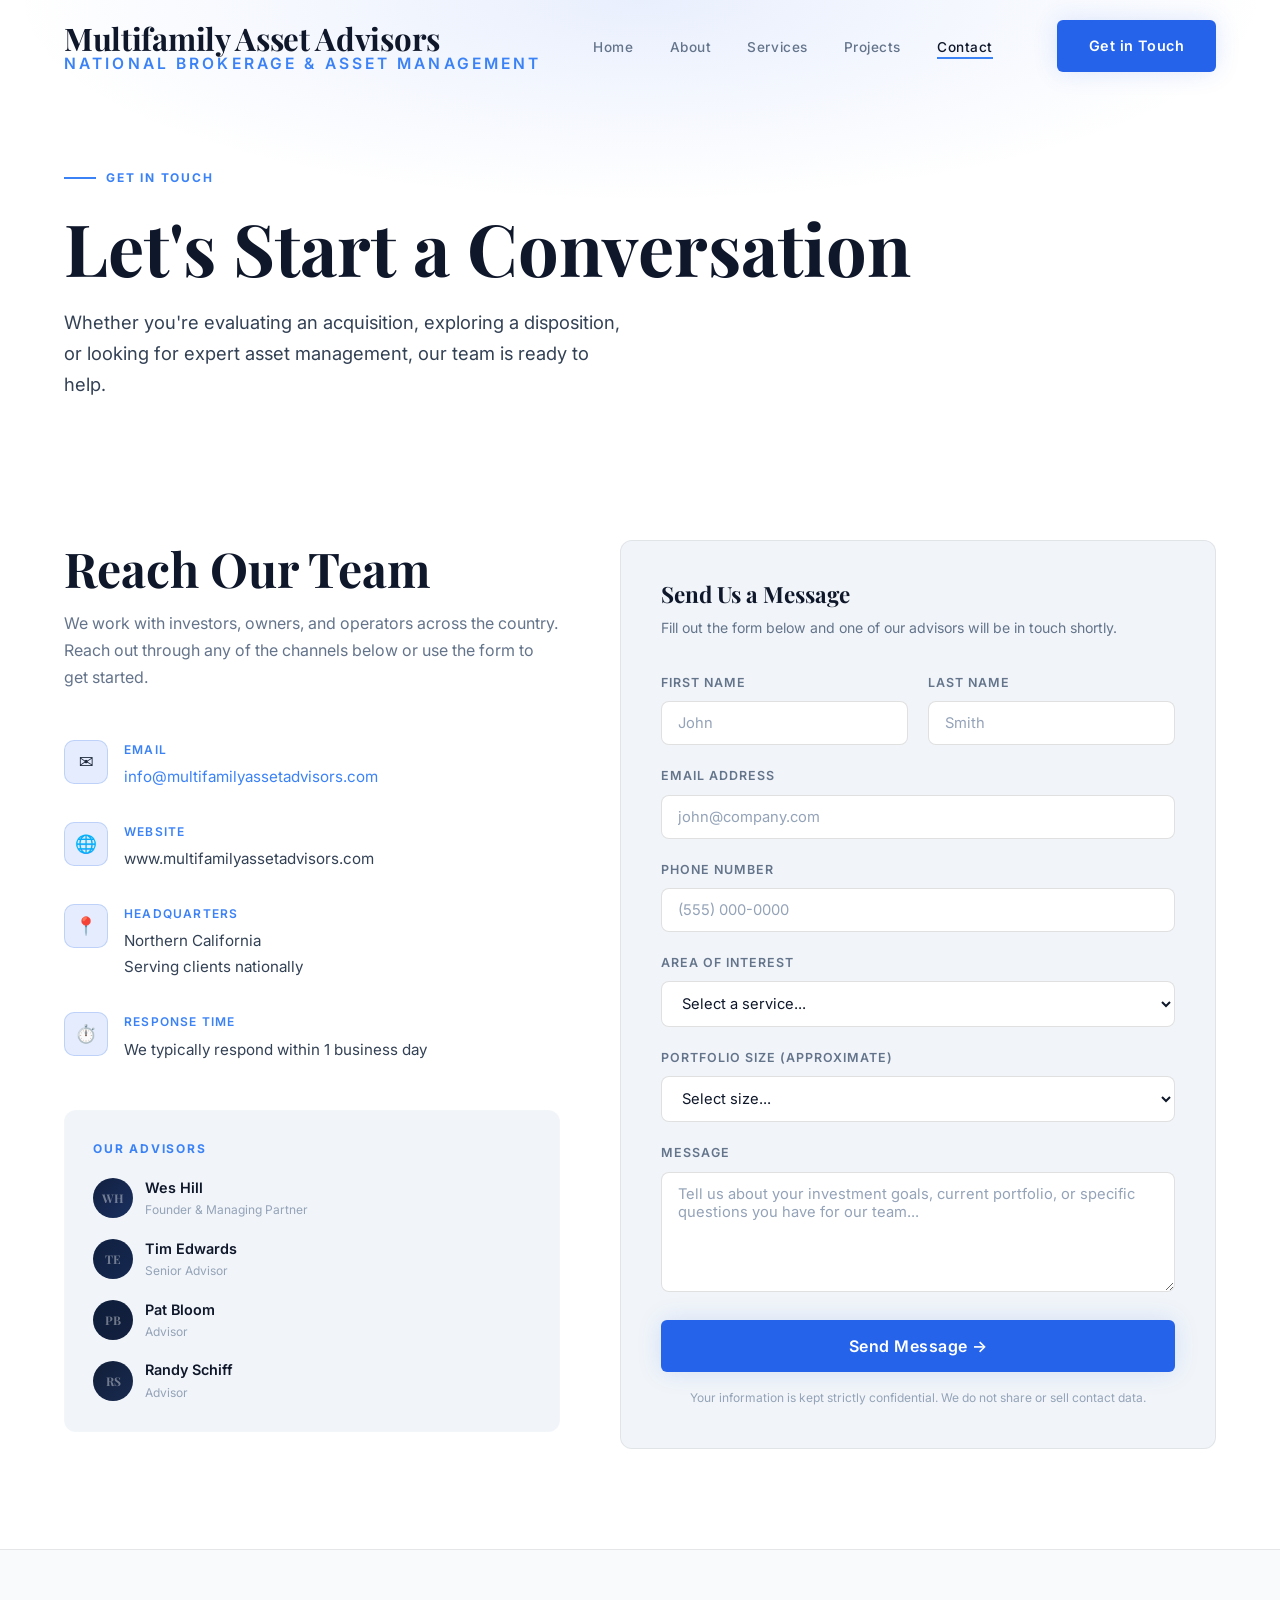
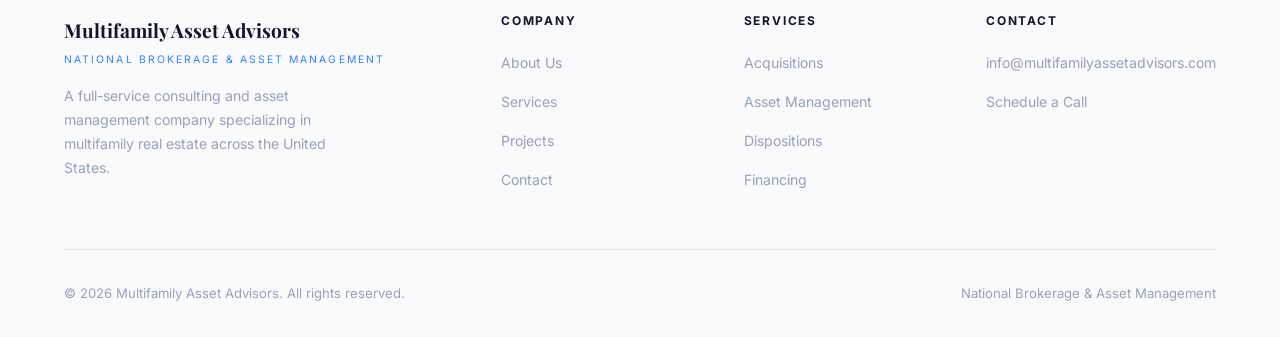
<file: contact.html>
<!DOCTYPE html>
<html lang="en">
<head>
  <meta charset="UTF-8" />
  <meta name="viewport" content="width=device-width, initial-scale=1.0" />
  <title>Contact | Multifamily Asset Advisors</title>
  <meta name="description" content="Get in touch with the Multifamily Asset Advisors team. We're available to discuss acquisitions, asset management, dispositions, and investment opportunities." />
  <link rel="preconnect" href="https://fonts.googleapis.com" />
  <link rel="preconnect" href="https://fonts.gstatic.com" crossorigin />
  <link href="https://fonts.googleapis.com/css2?family=Inter:wght@400;500;600;700&family=Playfair+Display:wght@400;600;700&display=swap" rel="stylesheet" />
  <link rel="stylesheet" href="assets/css/styles.css" />
</head>
<body>

  <!-- NAVIGATION -->
  <nav class="nav" id="nav">
    <div class="container">
      <div class="nav-inner">
        <a href="index.html" class="nav-logo">
          <span class="nav-logo-main">Multifamily Asset Advisors</span>
          <span class="nav-logo-sub">National Brokerage &amp; Asset Management</span>
        </a>
        <ul class="nav-links">
          <li><a href="index.html">Home</a></li>
          <li><a href="about.html">About</a></li>
          <li><a href="services.html">Services</a></li>
          <li><a href="projects.html">Projects</a></li>
          <li><a href="contact.html" class="active">Contact</a></li>
        </ul>
        <a href="contact.html" class="btn btn-primary nav-cta">Get in Touch</a>
        <button class="nav-hamburger" aria-label="Open menu">
          <span></span><span></span><span></span>
        </button>
      </div>
    </div>
  </nav>

  <div class="mobile-menu">
    <button class="mobile-close" aria-label="Close menu">✕</button>
    <a href="index.html">Home</a>
    <a href="about.html">About</a>
    <a href="services.html">Services</a>
    <a href="projects.html">Projects</a>
    <a href="contact.html">Contact</a>
  </div>

  <!-- PAGE HERO -->
  <section class="page-hero">
    <div class="container">
      <div class="page-hero-content">
        <div class="section-label fade-up">Get In Touch</div>
        <h1 class="fade-up">Let's Start a Conversation</h1>
        <p class="lead fade-up fade-up-delay-1" style="max-width: 560px;">
          Whether you're evaluating an acquisition, exploring a disposition, or looking for expert
          asset management, our team is ready to help.
        </p>
      </div>
    </div>
  </section>

  <!-- CONTACT SECTION -->
  <section class="section" style="padding-top: 60px;">
    <div class="container">
      <div class="contact-grid">

        <!-- LEFT: Contact Info -->
        <div class="fade-up">
          <h2 style="margin-bottom: 12px;">Reach Our Team</h2>
          <p style="margin-bottom: 48px;">
            We work with investors, owners, and operators across the country.
            Reach out through any of the channels below or use the form to get started.
          </p>

          <div class="contact-info-item">
            <div class="contact-info-icon">✉️</div>
            <div>
              <div class="contact-info-label">Email</div>
              <div class="contact-info-value">
                <a href="mailto:info@multifamilyassetadvisors.com" style="color: var(--blue-bright);">info@multifamilyassetadvisors.com</a>
              </div>
            </div>
          </div>

          <div class="contact-info-item">
            <div class="contact-info-icon">🌐</div>
            <div>
              <div class="contact-info-label">Website</div>
              <div class="contact-info-value">www.multifamilyassetadvisors.com</div>
            </div>
          </div>

          <div class="contact-info-item">
            <div class="contact-info-icon">📍</div>
            <div>
              <div class="contact-info-label">Headquarters</div>
              <div class="contact-info-value">Northern California<br />Serving clients nationally</div>
            </div>
          </div>

          <div class="contact-info-item">
            <div class="contact-info-icon">⏱️</div>
            <div>
              <div class="contact-info-label">Response Time</div>
              <div class="contact-info-value">We typically respond within 1 business day</div>
            </div>
          </div>

          <div style="margin-top: 48px; padding: 28px; background: var(--navy-mid); border: 1px solid rgba(255,255,255,0.06); border-radius: 12px;">
            <div style="font-size: 0.75rem; font-weight: 700; letter-spacing: 0.15em; text-transform: uppercase; color: var(--blue-bright); margin-bottom: 16px;">Our Advisors</div>
            <div style="display: flex; flex-direction: column; gap: 16px;">
              <div style="display: flex; align-items: center; gap: 12px;">
                <div style="width: 40px; height: 40px; background: linear-gradient(135deg, #122040, #1A3060); border-radius: 50%; display: flex; align-items: center; justify-content: center; font-family: var(--font-display); font-size: 0.75rem; font-weight: 700; color: rgba(255,255,255,0.4); flex-shrink: 0;">WH</div>
                <div>
                  <div style="font-size: 0.9rem; font-weight: 600; color: var(--white);">Wes Hill</div>
                  <div style="font-size: 0.75rem; color: var(--gray-600);">Founder &amp; Managing Partner</div>
                </div>
              </div>
              <div style="display: flex; align-items: center; gap: 12px;">
                <div style="width: 40px; height: 40px; background: linear-gradient(135deg, #0f2040, #162850); border-radius: 50%; display: flex; align-items: center; justify-content: center; font-family: var(--font-display); font-size: 0.75rem; font-weight: 700; color: rgba(255,255,255,0.4); flex-shrink: 0;">TE</div>
                <div>
                  <div style="font-size: 0.9rem; font-weight: 600; color: var(--white);">Tim Edwards</div>
                  <div style="font-size: 0.75rem; color: var(--gray-600);">Senior Advisor</div>
                </div>
              </div>
              <div style="display: flex; align-items: center; gap: 12px;">
                <div style="width: 40px; height: 40px; background: linear-gradient(135deg, #0d1e3a, #142040); border-radius: 50%; display: flex; align-items: center; justify-content: center; font-family: var(--font-display); font-size: 0.75rem; font-weight: 700; color: rgba(255,255,255,0.4); flex-shrink: 0;">PB</div>
                <div>
                  <div style="font-size: 0.9rem; font-weight: 600; color: var(--white);">Pat Bloom</div>
                  <div style="font-size: 0.75rem; color: var(--gray-600);">Advisor</div>
                </div>
              </div>
              <div style="display: flex; align-items: center; gap: 12px;">
                <div style="width: 40px; height: 40px; background: linear-gradient(135deg, #111e38, #182a50); border-radius: 50%; display: flex; align-items: center; justify-content: center; font-family: var(--font-display); font-size: 0.75rem; font-weight: 700; color: rgba(255,255,255,0.4); flex-shrink: 0;">RS</div>
                <div>
                  <div style="font-size: 0.9rem; font-weight: 600; color: var(--white);">Randy Schiff</div>
                  <div style="font-size: 0.75rem; color: var(--gray-600);">Advisor</div>
                </div>
              </div>
            </div>
          </div>
        </div>

        <!-- RIGHT: Contact Form -->
        <div class="fade-up fade-up-delay-1">
          <div class="form-card">
            <h3 style="margin-bottom: 8px; font-size: 1.4rem;">Send Us a Message</h3>
            <p style="margin-bottom: 32px; font-size: 0.88rem;">Fill out the form below and one of our advisors will be in touch shortly.</p>

            <form id="contactForm" novalidate>
              <div class="form-row">
                <div class="form-group">
                  <label for="firstName">First Name</label>
                  <input type="text" id="firstName" name="firstName" placeholder="John" required />
                </div>
                <div class="form-group">
                  <label for="lastName">Last Name</label>
                  <input type="text" id="lastName" name="lastName" placeholder="Smith" required />
                </div>
              </div>

              <div class="form-group">
                <label for="email">Email Address</label>
                <input type="email" id="email" name="email" placeholder="john@company.com" required />
              </div>

              <div class="form-group">
                <label for="phone">Phone Number</label>
                <input type="tel" id="phone" name="phone" placeholder="(555) 000-0000" />
              </div>

              <div class="form-group">
                <label for="interest">Area of Interest</label>
                <select id="interest" name="interest">
                  <option value="" disabled selected>Select a service...</option>
                  <option value="acquisitions">Acquisitions Advisory</option>
                  <option value="asset-management">Asset Management</option>
                  <option value="dispositions">Disposition Services</option>
                  <option value="financing">Financing &amp; Debt Structuring</option>
                  <option value="due-diligence">Due Diligence</option>
                  <option value="risk-management">Risk Management</option>
                  <option value="general">General Inquiry</option>
                </select>
              </div>

              <div class="form-group">
                <label for="portfolio">Portfolio Size (approximate)</label>
                <select id="portfolio" name="portfolio">
                  <option value="" disabled selected>Select size...</option>
                  <option value="under-5m">Under $5M</option>
                  <option value="5-25m">$5M – $25M</option>
                  <option value="25-100m">$25M – $100M</option>
                  <option value="100m-plus">$100M+</option>
                  <option value="na">Not Applicable</option>
                </select>
              </div>

              <div class="form-group">
                <label for="message">Message</label>
                <textarea id="message" name="message" placeholder="Tell us about your investment goals, current portfolio, or specific questions you have for our team..."></textarea>
              </div>

              <button type="submit" class="btn btn-primary form-submit">Send Message →</button>

              <p style="font-size: 0.75rem; color: var(--gray-600); text-align: center; margin-top: 16px;">
                Your information is kept strictly confidential. We do not share or sell contact data.
              </p>
            </form>
          </div>
        </div>

      </div>
    </div>
  </section>

  <!-- FOOTER -->
  <footer class="footer">
    <div class="container">
      <div class="footer-grid">
        <div>
          <div class="footer-brand-name">Multifamily Asset Advisors</div>
          <div class="footer-brand-sub">National Brokerage &amp; Asset Management</div>
          <p class="footer-desc">A full-service consulting and asset management company specializing in multifamily real estate across the United States.</p>
        </div>
        <div class="footer-col">
          <h4>Company</h4>
          <ul>
            <li><a href="about.html">About Us</a></li>
            <li><a href="services.html">Services</a></li>
            <li><a href="projects.html">Projects</a></li>
            <li><a href="contact.html">Contact</a></li>
          </ul>
        </div>
        <div class="footer-col">
          <h4>Services</h4>
          <ul>
            <li><a href="services.html">Acquisitions</a></li>
            <li><a href="services.html">Asset Management</a></li>
            <li><a href="services.html">Dispositions</a></li>
            <li><a href="services.html">Financing</a></li>
          </ul>
        </div>
        <div class="footer-col">
          <h4>Contact</h4>
          <ul>
            <li><a href="mailto:info@multifamilyassetadvisors.com">info@multifamilyassetadvisors.com</a></li>
            <li><a href="contact.html">Schedule a Call</a></li>
          </ul>
        </div>
      </div>
      <div class="footer-bottom">
        <div class="footer-copyright">© 2026 Multifamily Asset Advisors. All rights reserved.</div>
        <div class="footer-copyright">National Brokerage &amp; Asset Management</div>
      </div>
    </div>
  </footer>

  <script src="assets/js/main.js"></script>
</body>
</html>
</file>
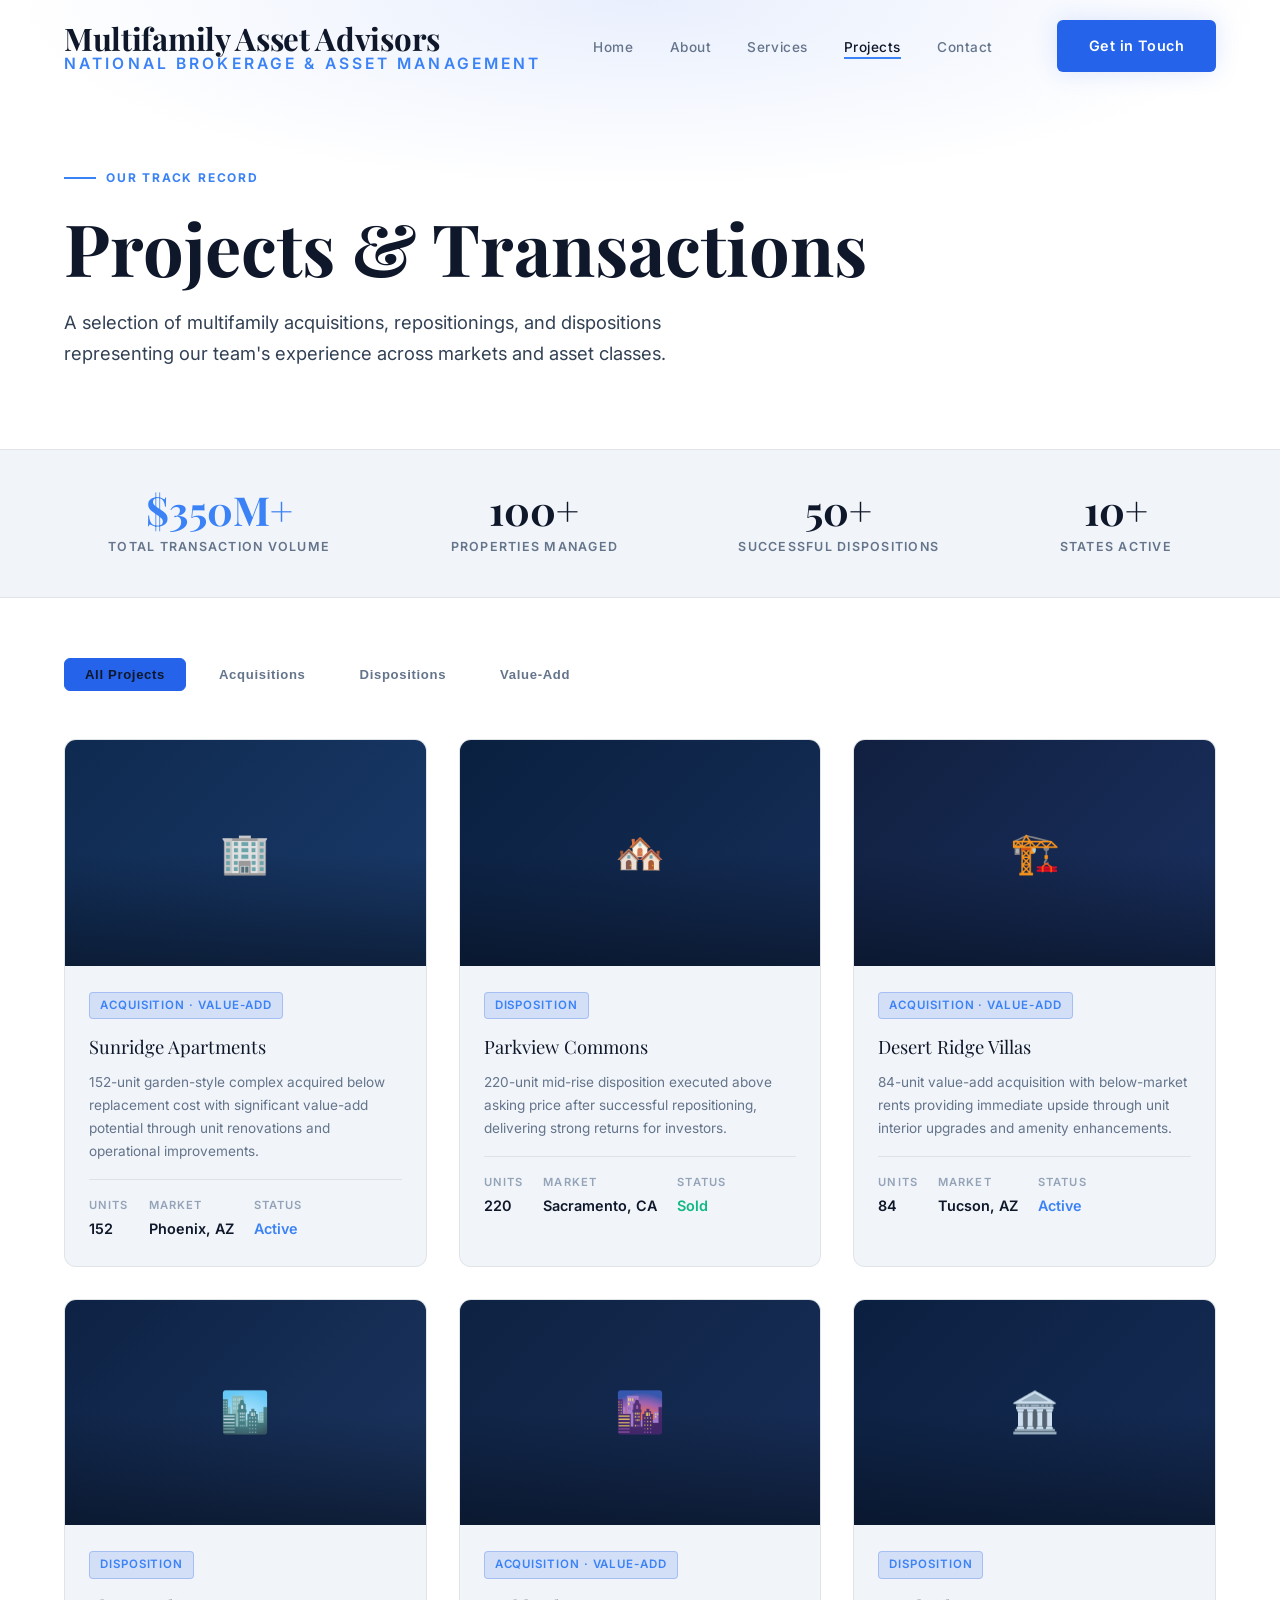
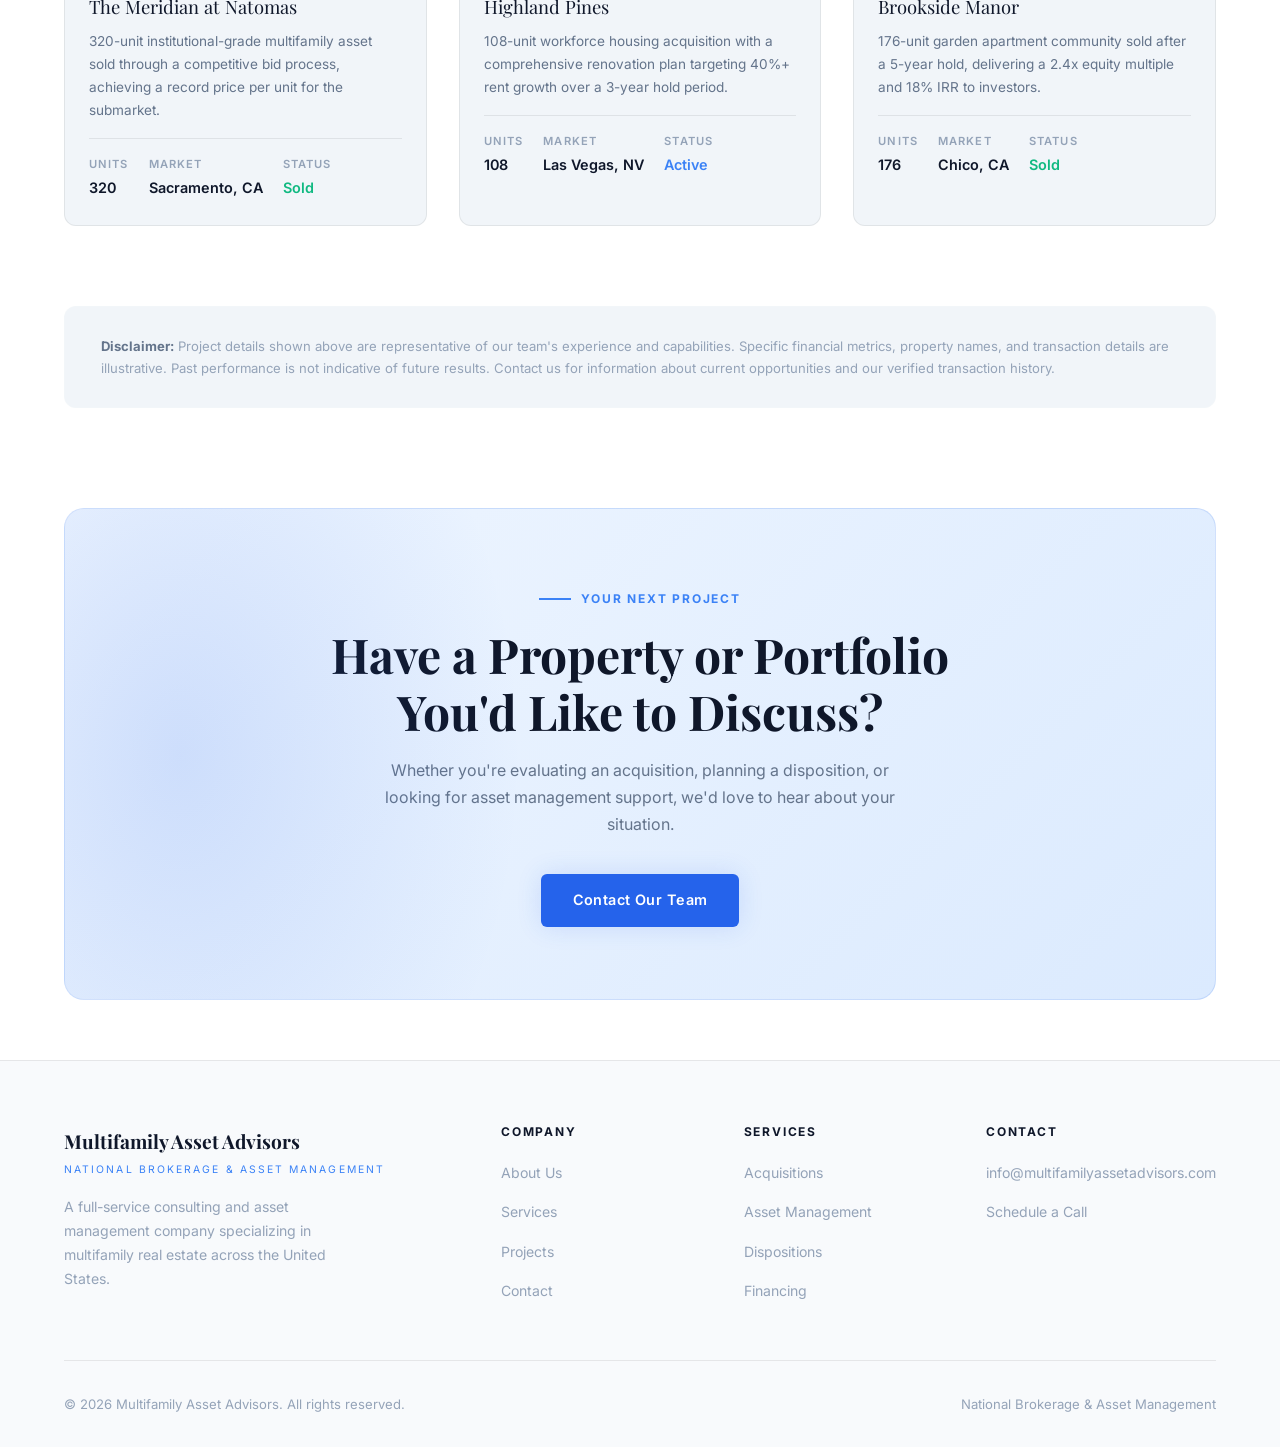
<file: projects.html>
<!DOCTYPE html>
<html lang="en">
<head>
  <meta charset="UTF-8" />
  <meta name="viewport" content="width=device-width, initial-scale=1.0" />
  <title>Project History | Multifamily Asset Advisors</title>
  <meta name="description" content="Explore Multifamily Asset Advisors' track record of successful multifamily acquisitions, repositionings, and dispositions across the United States." />
  <link rel="preconnect" href="https://fonts.googleapis.com" />
  <link rel="preconnect" href="https://fonts.gstatic.com" crossorigin />
  <link href="https://fonts.googleapis.com/css2?family=Inter:wght@400;500;600;700&family=Playfair+Display:wght@400;600;700&display=swap" rel="stylesheet" />
  <link rel="stylesheet" href="assets/css/styles.css" />
</head>
<body>

  <!-- NAVIGATION -->
  <nav class="nav" id="nav">
    <div class="container">
      <div class="nav-inner">
        <a href="index.html" class="nav-logo">
          <span class="nav-logo-main">Multifamily Asset Advisors</span>
          <span class="nav-logo-sub">National Brokerage &amp; Asset Management</span>
        </a>
        <ul class="nav-links">
          <li><a href="index.html">Home</a></li>
          <li><a href="about.html">About</a></li>
          <li><a href="services.html">Services</a></li>
          <li><a href="projects.html" class="active">Projects</a></li>
          <li><a href="contact.html">Contact</a></li>
        </ul>
        <a href="contact.html" class="btn btn-primary nav-cta">Get in Touch</a>
        <button class="nav-hamburger" aria-label="Open menu">
          <span></span><span></span><span></span>
        </button>
      </div>
    </div>
  </nav>

  <div class="mobile-menu">
    <button class="mobile-close" aria-label="Close menu">✕</button>
    <a href="index.html">Home</a>
    <a href="about.html">About</a>
    <a href="services.html">Services</a>
    <a href="projects.html">Projects</a>
    <a href="contact.html">Contact</a>
  </div>

  <!-- PAGE HERO -->
  <section class="page-hero">
    <div class="container">
      <div class="page-hero-content">
        <div class="section-label fade-up">Our Track Record</div>
        <h1 class="fade-up">Projects &amp; Transactions</h1>
        <p class="lead fade-up fade-up-delay-1" style="max-width: 620px;">
          A selection of multifamily acquisitions, repositionings, and dispositions representing
          our team's experience across markets and asset classes.
        </p>
      </div>
    </div>
  </section>

  <!-- STATS BAR -->
  <div class="stats-bar">
    <div class="container">
      <div class="stats-bar-inner">
        <div class="stat-item fade-up">
          <div class="stat-number"><span class="blue">$350M+</span></div>
          <div class="stat-label">Total Transaction Volume</div>
        </div>
        <div class="stat-item fade-up fade-up-delay-1">
          <div class="stat-number">100+</div>
          <div class="stat-label">Properties Managed</div>
        </div>
        <div class="stat-item fade-up fade-up-delay-2">
          <div class="stat-number">50+</div>
          <div class="stat-label">Successful Dispositions</div>
        </div>
        <div class="stat-item fade-up fade-up-delay-3">
          <div class="stat-number">10+</div>
          <div class="stat-label">States Active</div>
        </div>
      </div>
    </div>
  </div>

  <!-- FILTER (decorative) -->
  <section class="section" style="padding-top: 60px; padding-bottom: 0;">
    <div class="container">
      <div style="display: flex; gap: 12px; flex-wrap: wrap; margin-bottom: 48px;" class="fade-up">
        <button onclick="filterProjects('all')" class="filter-btn active" style="padding: 8px 20px; border-radius: 6px; font-size: 0.82rem; font-weight: 600; letter-spacing: 0.05em; cursor: pointer; border: 1.5px solid var(--blue); background: var(--blue); color: var(--white); transition: all 0.3s;" id="btn-all">All Projects</button>
        <button onclick="filterProjects('acquisition')" class="filter-btn" style="padding: 8px 20px; border-radius: 6px; font-size: 0.82rem; font-weight: 600; letter-spacing: 0.05em; cursor: pointer; border: 1.5px solid rgba(255,255,255,0.15); background: transparent; color: var(--gray-400); transition: all 0.3s;" id="btn-acquisition">Acquisitions</button>
        <button onclick="filterProjects('disposition')" class="filter-btn" style="padding: 8px 20px; border-radius: 6px; font-size: 0.82rem; font-weight: 600; letter-spacing: 0.05em; cursor: pointer; border: 1.5px solid rgba(255,255,255,0.15); background: transparent; color: var(--gray-400); transition: all 0.3s;" id="btn-disposition">Dispositions</button>
        <button onclick="filterProjects('value-add')" class="filter-btn" style="padding: 8px 20px; border-radius: 6px; font-size: 0.82rem; font-weight: 600; letter-spacing: 0.05em; cursor: pointer; border: 1.5px solid rgba(255,255,255,0.15); background: transparent; color: var(--gray-400); transition: all 0.3s;" id="btn-value-add">Value-Add</button>
      </div>

      <!-- PROJECTS GRID -->
      <div class="grid-3" id="projects-grid" style="margin-bottom: 80px;">

        <div class="project-card fade-up" data-category="acquisition value-add">
          <div class="project-thumb" style="background: linear-gradient(135deg, #0f2a50, #1a3a6a);">
            <span style="position: relative; z-index: 1; font-size: 2.5rem;">🏢</span>
          </div>
          <div class="project-info">
            <span class="project-tag">Acquisition · Value-Add</span>
            <div class="project-title">Sunridge Apartments</div>
            <p style="font-size: 0.85rem; color: var(--gray-400);">152-unit garden-style complex acquired below replacement cost with significant value-add potential through unit renovations and operational improvements.</p>
            <div class="project-meta">
              <div class="project-meta-item">
                <div class="project-meta-label">Units</div>
                <div class="project-meta-value">152</div>
              </div>
              <div class="project-meta-item">
                <div class="project-meta-label">Market</div>
                <div class="project-meta-value">Phoenix, AZ</div>
              </div>
              <div class="project-meta-item">
                <div class="project-meta-label">Status</div>
                <div class="project-meta-value" style="color: var(--blue-bright);">Active</div>
              </div>
            </div>
          </div>
        </div>

        <div class="project-card fade-up fade-up-delay-1" data-category="disposition">
          <div class="project-thumb" style="background: linear-gradient(135deg, #0a2040, #162e58);">
            <span style="position: relative; z-index: 1; font-size: 2.5rem;">🏘️</span>
          </div>
          <div class="project-info">
            <span class="project-tag">Disposition</span>
            <div class="project-title">Parkview Commons</div>
            <p style="font-size: 0.85rem; color: var(--gray-400);">220-unit mid-rise disposition executed above asking price after successful repositioning, delivering strong returns for investors.</p>
            <div class="project-meta">
              <div class="project-meta-item">
                <div class="project-meta-label">Units</div>
                <div class="project-meta-value">220</div>
              </div>
              <div class="project-meta-item">
                <div class="project-meta-label">Market</div>
                <div class="project-meta-value">Sacramento, CA</div>
              </div>
              <div class="project-meta-item">
                <div class="project-meta-label">Status</div>
                <div class="project-meta-value" style="color: #10B981;">Sold</div>
              </div>
            </div>
          </div>
        </div>

        <div class="project-card fade-up fade-up-delay-2" data-category="acquisition value-add">
          <div class="project-thumb" style="background: linear-gradient(135deg, #112040, #1a3060);">
            <span style="position: relative; z-index: 1; font-size: 2.5rem;">🏗️</span>
          </div>
          <div class="project-info">
            <span class="project-tag">Acquisition · Value-Add</span>
            <div class="project-title">Desert Ridge Villas</div>
            <p style="font-size: 0.85rem; color: var(--gray-400);">84-unit value-add acquisition with below-market rents providing immediate upside through unit interior upgrades and amenity enhancements.</p>
            <div class="project-meta">
              <div class="project-meta-item">
                <div class="project-meta-label">Units</div>
                <div class="project-meta-value">84</div>
              </div>
              <div class="project-meta-item">
                <div class="project-meta-label">Market</div>
                <div class="project-meta-value">Tucson, AZ</div>
              </div>
              <div class="project-meta-item">
                <div class="project-meta-label">Status</div>
                <div class="project-meta-value" style="color: var(--blue-bright);">Active</div>
              </div>
            </div>
          </div>
        </div>

        <div class="project-card fade-up" data-category="disposition">
          <div class="project-thumb" style="background: linear-gradient(135deg, #0d2244, #1c3560);">
            <span style="position: relative; z-index: 1; font-size: 2.5rem;">🏙️</span>
          </div>
          <div class="project-info">
            <span class="project-tag">Disposition</span>
            <div class="project-title">The Meridian at Natomas</div>
            <p style="font-size: 0.85rem; color: var(--gray-400);">320-unit institutional-grade multifamily asset sold through a competitive bid process, achieving a record price per unit for the submarket.</p>
            <div class="project-meta">
              <div class="project-meta-item">
                <div class="project-meta-label">Units</div>
                <div class="project-meta-value">320</div>
              </div>
              <div class="project-meta-item">
                <div class="project-meta-label">Market</div>
                <div class="project-meta-value">Sacramento, CA</div>
              </div>
              <div class="project-meta-item">
                <div class="project-meta-label">Status</div>
                <div class="project-meta-value" style="color: #10B981;">Sold</div>
              </div>
            </div>
          </div>
        </div>

        <div class="project-card fade-up fade-up-delay-1" data-category="acquisition value-add">
          <div class="project-thumb" style="background: linear-gradient(135deg, #0e2242, #182e58);">
            <span style="position: relative; z-index: 1; font-size: 2.5rem;">🌆</span>
          </div>
          <div class="project-info">
            <span class="project-tag">Acquisition · Value-Add</span>
            <div class="project-title">Highland Pines</div>
            <p style="font-size: 0.85rem; color: var(--gray-400);">108-unit workforce housing acquisition with a comprehensive renovation plan targeting 40%+ rent growth over a 3-year hold period.</p>
            <div class="project-meta">
              <div class="project-meta-item">
                <div class="project-meta-label">Units</div>
                <div class="project-meta-value">108</div>
              </div>
              <div class="project-meta-item">
                <div class="project-meta-label">Market</div>
                <div class="project-meta-value">Las Vegas, NV</div>
              </div>
              <div class="project-meta-item">
                <div class="project-meta-label">Status</div>
                <div class="project-meta-value" style="color: var(--blue-bright);">Active</div>
              </div>
            </div>
          </div>
        </div>

        <div class="project-card fade-up fade-up-delay-2" data-category="disposition">
          <div class="project-thumb" style="background: linear-gradient(135deg, #0b2040, #162c56);">
            <span style="position: relative; z-index: 1; font-size: 2.5rem;">🏛️</span>
          </div>
          <div class="project-info">
            <span class="project-tag">Disposition</span>
            <div class="project-title">Brookside Manor</div>
            <p style="font-size: 0.85rem; color: var(--gray-400);">176-unit garden apartment community sold after a 5-year hold, delivering a 2.4x equity multiple and 18% IRR to investors.</p>
            <div class="project-meta">
              <div class="project-meta-item">
                <div class="project-meta-label">Units</div>
                <div class="project-meta-value">176</div>
              </div>
              <div class="project-meta-item">
                <div class="project-meta-label">Market</div>
                <div class="project-meta-value">Chico, CA</div>
              </div>
              <div class="project-meta-item">
                <div class="project-meta-label">Status</div>
                <div class="project-meta-value" style="color: #10B981;">Sold</div>
              </div>
            </div>
          </div>
        </div>

      </div>

      <!-- DISCLAIMER -->
      <div style="background: var(--navy-mid); border: 1px solid rgba(255,255,255,0.06); border-radius: 12px; padding: 28px 36px; margin-bottom: 40px;" class="fade-up">
        <p style="font-size: 0.82rem; color: var(--gray-600); line-height: 1.7;">
          <strong style="color: var(--gray-400);">Disclaimer:</strong> Project details shown above are representative of our team's experience and capabilities. Specific financial metrics, property names, and transaction details are illustrative. Past performance is not indicative of future results. Contact us for information about current opportunities and our verified transaction history.
        </p>
      </div>

    </div>
  </section>

  <!-- CTA -->
  <section class="section-sm">
    <div class="container">
      <div class="cta-section fade-up">
        <div class="section-label" style="justify-content: center;">Your Next Project</div>
        <h2>Have a Property or Portfolio<br />You'd Like to Discuss?</h2>
        <p>Whether you're evaluating an acquisition, planning a disposition, or looking for asset management support, we'd love to hear about your situation.</p>
        <a href="contact.html" class="btn btn-primary">Contact Our Team</a>
      </div>
    </div>
  </section>

  <!-- FOOTER -->
  <footer class="footer">
    <div class="container">
      <div class="footer-grid">
        <div>
          <div class="footer-brand-name">Multifamily Asset Advisors</div>
          <div class="footer-brand-sub">National Brokerage &amp; Asset Management</div>
          <p class="footer-desc">A full-service consulting and asset management company specializing in multifamily real estate across the United States.</p>
        </div>
        <div class="footer-col">
          <h4>Company</h4>
          <ul>
            <li><a href="about.html">About Us</a></li>
            <li><a href="services.html">Services</a></li>
            <li><a href="projects.html">Projects</a></li>
            <li><a href="contact.html">Contact</a></li>
          </ul>
        </div>
        <div class="footer-col">
          <h4>Services</h4>
          <ul>
            <li><a href="services.html">Acquisitions</a></li>
            <li><a href="services.html">Asset Management</a></li>
            <li><a href="services.html">Dispositions</a></li>
            <li><a href="services.html">Financing</a></li>
          </ul>
        </div>
        <div class="footer-col">
          <h4>Contact</h4>
          <ul>
            <li><a href="mailto:info@multifamilyassetadvisors.com">info@multifamilyassetadvisors.com</a></li>
            <li><a href="contact.html">Schedule a Call</a></li>
          </ul>
        </div>
      </div>
      <div class="footer-bottom">
        <div class="footer-copyright">© 2026 Multifamily Asset Advisors. All rights reserved.</div>
        <div class="footer-copyright">National Brokerage &amp; Asset Management</div>
      </div>
    </div>
  </footer>

  <script src="assets/js/main.js"></script>
  <script>
    function filterProjects(category) {
      const cards = document.querySelectorAll('#projects-grid .project-card');
      const buttons = document.querySelectorAll('.filter-btn');

      // Reset all buttons
      buttons.forEach(btn => {
        btn.style.background = 'transparent';
        btn.style.borderColor = 'rgba(255,255,255,0.15)';
        btn.style.color = 'var(--gray-400)';
      });

      // Activate selected button
      const activeBtn = document.getElementById('btn-' + category);
      if (activeBtn) {
        activeBtn.style.background = 'var(--blue)';
        activeBtn.style.borderColor = 'var(--blue)';
        activeBtn.style.color = 'var(--white)';
      }

      // Filter cards
      cards.forEach(card => {
        const categories = card.dataset.category || '';
        if (category === 'all' || categories.includes(category)) {
          card.style.display = '';
          setTimeout(() => { card.style.opacity = '1'; card.style.transform = ''; }, 10);
        } else {
          card.style.opacity = '0';
          card.style.transform = 'scale(0.95)';
          setTimeout(() => { card.style.display = 'none'; }, 300);
        }
      });
    }
  </script>
</body>
</html>
</file>
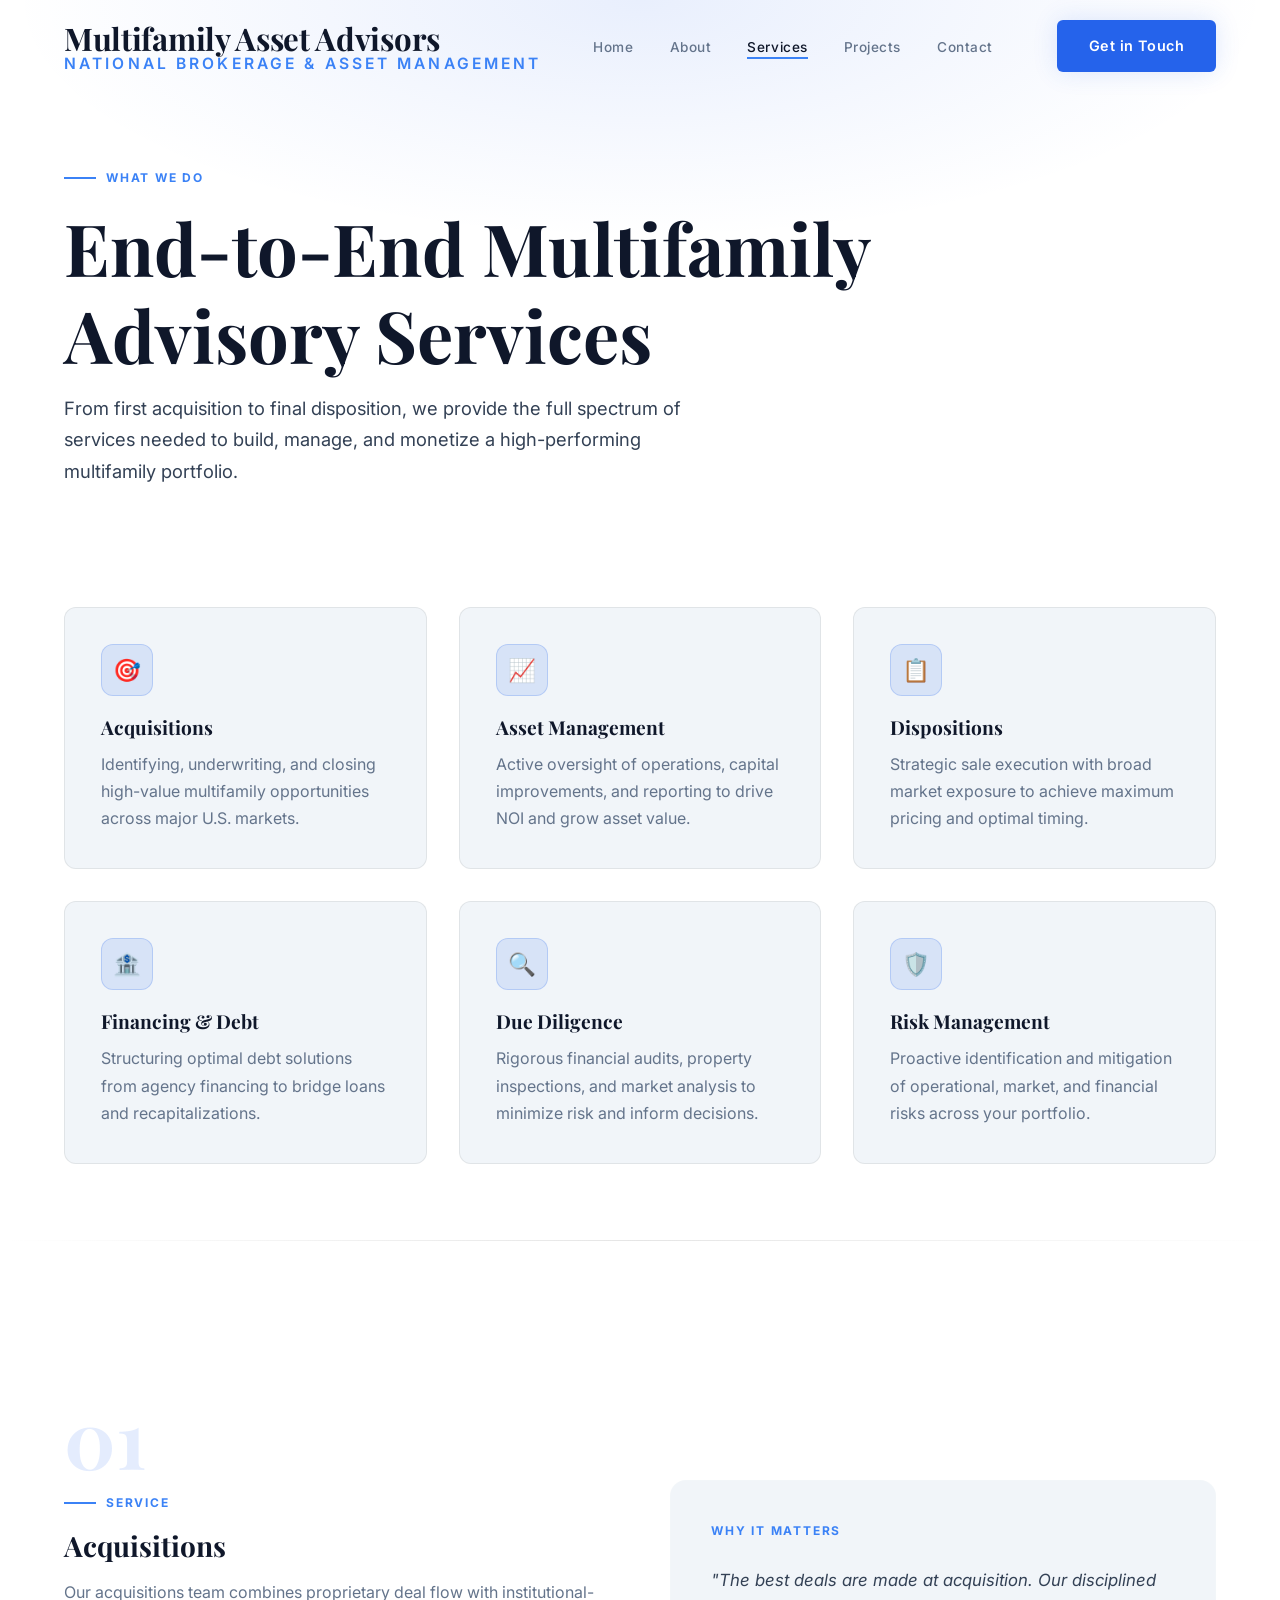
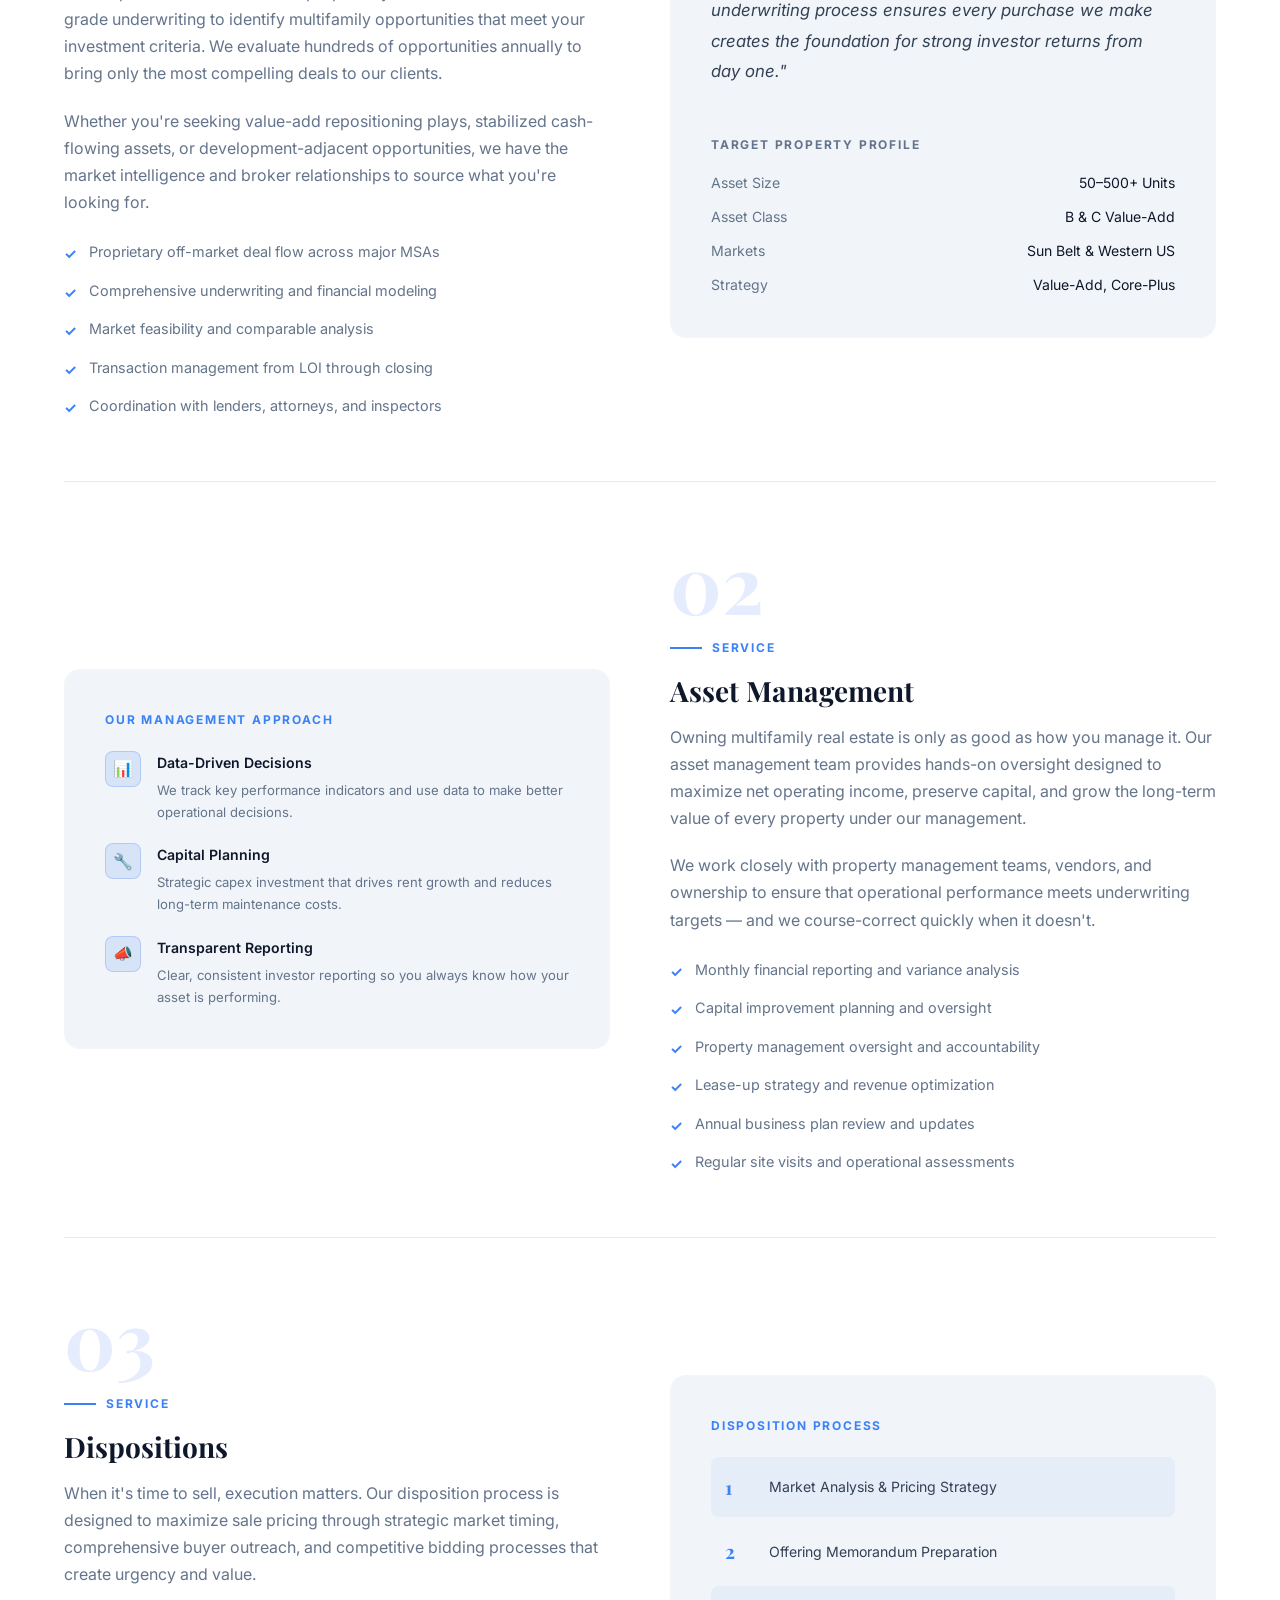
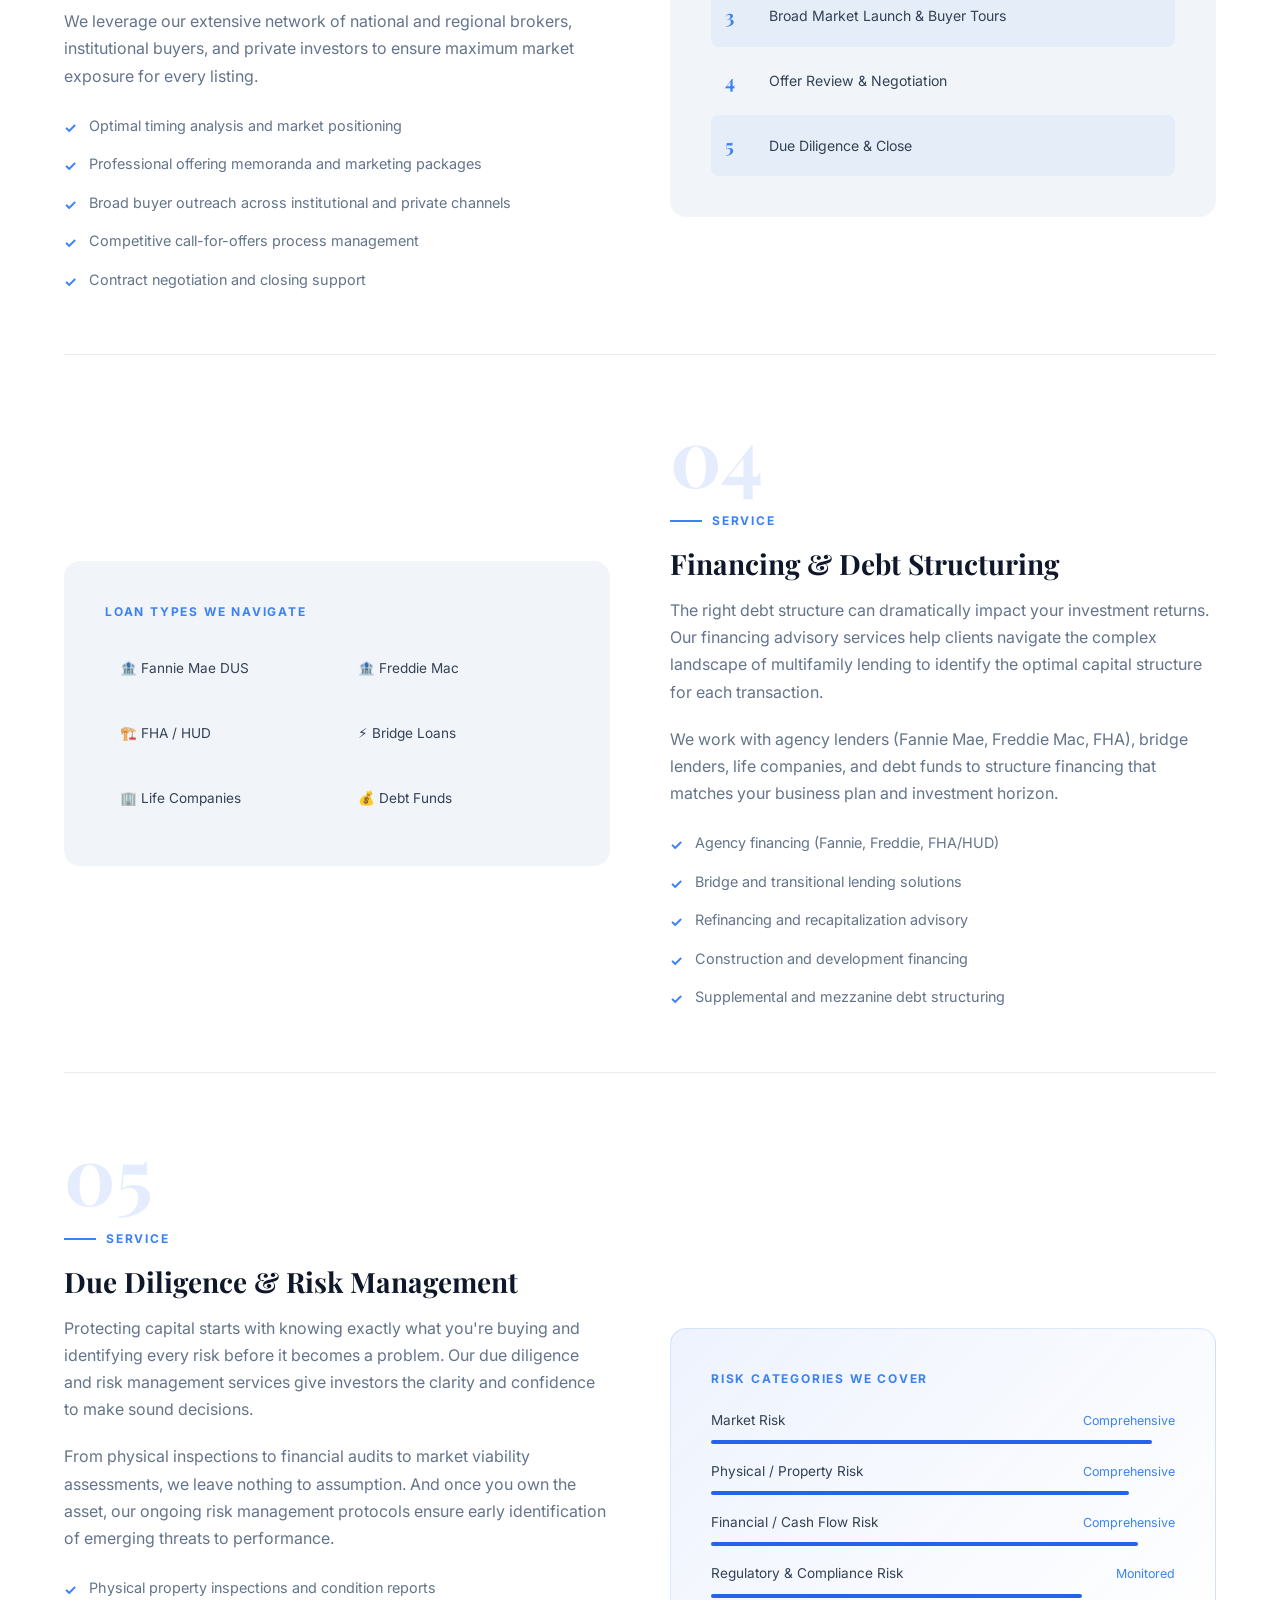
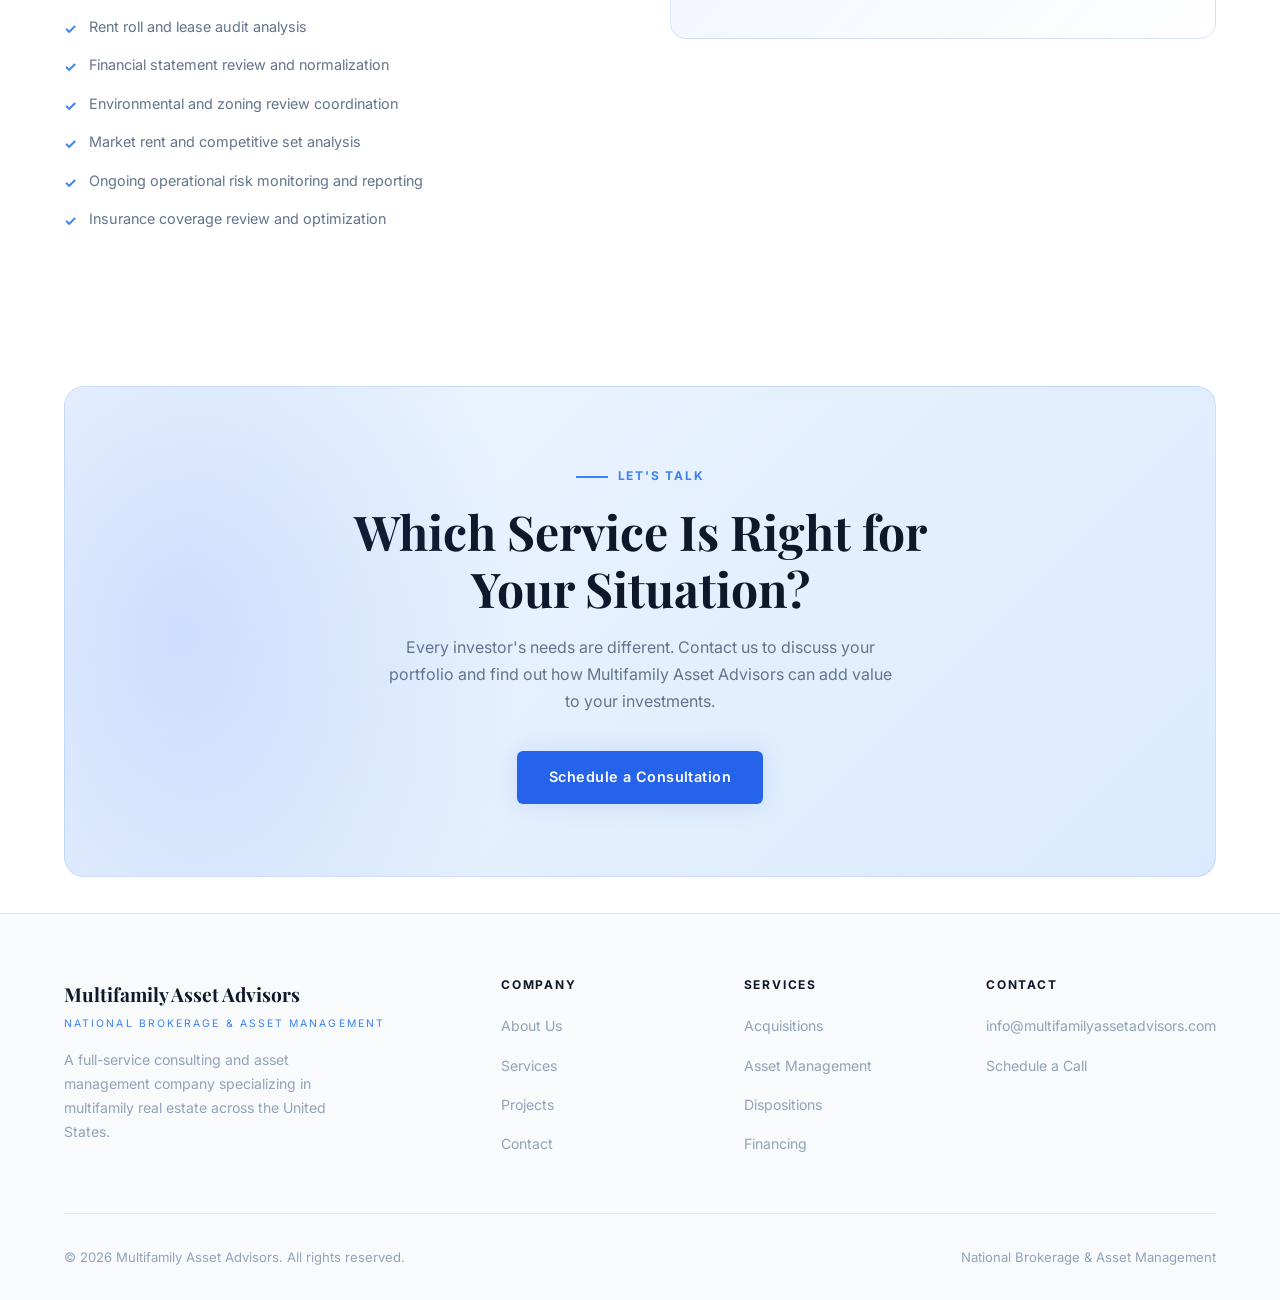
<file: services.html>
<!DOCTYPE html>
<html lang="en">
<head>
  <meta charset="UTF-8" />
  <meta name="viewport" content="width=device-width, initial-scale=1.0" />
  <title>Services | Multifamily Asset Advisors</title>
  <meta name="description" content="Full-spectrum multifamily advisory services including acquisitions, asset management, dispositions, financing, due diligence, and risk management." />
  <link rel="preconnect" href="https://fonts.googleapis.com" />
  <link rel="preconnect" href="https://fonts.gstatic.com" crossorigin />
  <link href="https://fonts.googleapis.com/css2?family=Inter:wght@400;500;600;700&family=Playfair+Display:wght@400;600;700&display=swap" rel="stylesheet" />
  <link rel="stylesheet" href="assets/css/styles.css" />
</head>
<body class="page-services">

  <!-- NAVIGATION -->
  <nav class="nav" id="nav">
    <div class="container">
      <div class="nav-inner">
        <a href="index.html" class="nav-logo">
          <span class="nav-logo-main">Multifamily Asset Advisors</span>
          <span class="nav-logo-sub">National Brokerage &amp; Asset Management</span>
        </a>
        <ul class="nav-links">
          <li><a href="index.html">Home</a></li>
          <li><a href="about.html">About</a></li>
          <li><a href="services.html" class="active">Services</a></li>
          <li><a href="projects.html">Projects</a></li>
          <li><a href="contact.html">Contact</a></li>
        </ul>
        <a href="contact.html" class="btn btn-primary nav-cta">Get in Touch</a>
        <button class="nav-hamburger" aria-label="Open menu">
          <span></span><span></span><span></span>
        </button>
      </div>
    </div>
  </nav>

  <div class="mobile-menu">
    <button class="mobile-close" aria-label="Close menu">✕</button>
    <a href="index.html">Home</a>
    <a href="about.html">About</a>
    <a href="services.html">Services</a>
    <a href="projects.html">Projects</a>
    <a href="contact.html">Contact</a>
  </div>

  <!-- PAGE HERO -->
  <section class="page-hero">
    <div class="container">
      <div class="page-hero-content">
        <div class="section-label fade-up">What We Do</div>
        <h1 class="fade-up">End-to-End Multifamily<br />Advisory Services</h1>
        <p class="lead fade-up fade-up-delay-1" style="max-width: 620px;">
          From first acquisition to final disposition, we provide the full spectrum of services
          needed to build, manage, and monetize a high-performing multifamily portfolio.
        </p>
      </div>
    </div>
  </section>

  <!-- SERVICES GRID OVERVIEW -->
  <section class="section-sm" style="padding-top: 40px;">
    <div class="container">
      <div class="grid-3">
        <div class="card fade-up">
          <div class="card-icon">🎯</div>
          <h3>Acquisitions</h3>
          <p>Identifying, underwriting, and closing high-value multifamily opportunities across major U.S. markets.</p>
        </div>
        <div class="card fade-up fade-up-delay-1">
          <div class="card-icon">📈</div>
          <h3>Asset Management</h3>
          <p>Active oversight of operations, capital improvements, and reporting to drive NOI and grow asset value.</p>
        </div>
        <div class="card fade-up fade-up-delay-2">
          <div class="card-icon">📋</div>
          <h3>Dispositions</h3>
          <p>Strategic sale execution with broad market exposure to achieve maximum pricing and optimal timing.</p>
        </div>
        <div class="card fade-up">
          <div class="card-icon">🏦</div>
          <h3>Financing &amp; Debt</h3>
          <p>Structuring optimal debt solutions from agency financing to bridge loans and recapitalizations.</p>
        </div>
        <div class="card fade-up fade-up-delay-1">
          <div class="card-icon">🔍</div>
          <h3>Due Diligence</h3>
          <p>Rigorous financial audits, property inspections, and market analysis to minimize risk and inform decisions.</p>
        </div>
        <div class="card fade-up fade-up-delay-2">
          <div class="card-icon">🛡️</div>
          <h3>Risk Management</h3>
          <p>Proactive identification and mitigation of operational, market, and financial risks across your portfolio.</p>
        </div>
      </div>
    </div>
  </section>

  <div class="divider" style="margin: 40px 0;"></div>

  <!-- SERVICE DETAIL SECTIONS -->
  <section class="section">
    <div class="container">

      <!-- ACQUISITIONS -->
      <div class="service-detail fade-up" id="acquisitions">
        <div>
          <div class="service-num">01</div>
          <div class="section-label">Service</div>
          <h3>Acquisitions</h3>
          <p style="margin-bottom: 20px;">
            Our acquisitions team combines proprietary deal flow with institutional-grade underwriting
            to identify multifamily opportunities that meet your investment criteria. We evaluate
            hundreds of opportunities annually to bring only the most compelling deals to our clients.
          </p>
          <p>
            Whether you're seeking value-add repositioning plays, stabilized cash-flowing assets,
            or development-adjacent opportunities, we have the market intelligence and broker
            relationships to source what you're looking for.
          </p>
          <ul class="check-list">
            <li>Proprietary off-market deal flow across major MSAs</li>
            <li>Comprehensive underwriting and financial modeling</li>
            <li>Market feasibility and comparable analysis</li>
            <li>Transaction management from LOI through closing</li>
            <li>Coordination with lenders, attorneys, and inspectors</li>
          </ul>
        </div>
        <div style="background: var(--navy-mid); border: 1px solid rgba(255,255,255,0.06); border-radius: 16px; padding: 40px; display: flex; flex-direction: column; gap: 24px;">
          <div style="font-size: 0.75rem; font-weight: 700; letter-spacing: 0.15em; text-transform: uppercase; color: var(--blue-bright);">Why It Matters</div>
          <p style="font-size: 1.05rem; color: var(--gray-200); line-height: 1.8; font-style: italic;">
            "The best deals are made at acquisition. Our disciplined underwriting process ensures
            every purchase we make creates the foundation for strong investor returns from day one."
          </p>
          <div style="border-top: 1px solid rgba(255,255,255,0.06); padding-top: 24px;">
            <div style="font-size: 0.75rem; font-weight: 700; letter-spacing: 0.15em; text-transform: uppercase; color: var(--gray-400); margin-bottom: 16px;">Target Property Profile</div>
            <div style="display: flex; flex-direction: column; gap: 10px;">
              <div style="display: flex; justify-content: space-between; font-size: 0.88rem; color: var(--gray-400);">
                <span>Asset Size</span><span style="color: var(--white);">50–500+ Units</span>
              </div>
              <div style="display: flex; justify-content: space-between; font-size: 0.88rem; color: var(--gray-400);">
                <span>Asset Class</span><span style="color: var(--white);">B &amp; C Value-Add</span>
              </div>
              <div style="display: flex; justify-content: space-between; font-size: 0.88rem; color: var(--gray-400);">
                <span>Markets</span><span style="color: var(--white);">Sun Belt &amp; Western US</span>
              </div>
              <div style="display: flex; justify-content: space-between; font-size: 0.88rem; color: var(--gray-400);">
                <span>Strategy</span><span style="color: var(--white);">Value-Add, Core-Plus</span>
              </div>
            </div>
          </div>
        </div>
      </div>

      <!-- ASSET MANAGEMENT -->
      <div class="service-detail reverse fade-up" id="asset-management">
        <div>
          <div class="service-num">02</div>
          <div class="section-label">Service</div>
          <h3>Asset Management</h3>
          <p style="margin-bottom: 20px;">
            Owning multifamily real estate is only as good as how you manage it. Our asset management
            team provides hands-on oversight designed to maximize net operating income, preserve capital,
            and grow the long-term value of every property under our management.
          </p>
          <p>
            We work closely with property management teams, vendors, and ownership to ensure that
            operational performance meets underwriting targets — and we course-correct quickly
            when it doesn't.
          </p>
          <ul class="check-list">
            <li>Monthly financial reporting and variance analysis</li>
            <li>Capital improvement planning and oversight</li>
            <li>Property management oversight and accountability</li>
            <li>Lease-up strategy and revenue optimization</li>
            <li>Annual business plan review and updates</li>
            <li>Regular site visits and operational assessments</li>
          </ul>
        </div>
        <div style="background: var(--navy-mid); border: 1px solid rgba(255,255,255,0.06); border-radius: 16px; padding: 40px;">
          <div style="font-size: 0.75rem; font-weight: 700; letter-spacing: 0.15em; text-transform: uppercase; color: var(--blue-bright); margin-bottom: 20px;">Our Management Approach</div>
          <div style="display: flex; flex-direction: column; gap: 20px;">
            <div style="display: flex; gap: 16px; align-items: flex-start;">
              <div style="width: 36px; height: 36px; background: rgba(37,99,235,0.12); border: 1px solid rgba(37,99,235,0.2); border-radius: 8px; display: flex; align-items: center; justify-content: center; flex-shrink: 0; font-size: 1rem;">📊</div>
              <div>
                <div style="font-size: 0.88rem; font-weight: 600; color: var(--white); margin-bottom: 4px;">Data-Driven Decisions</div>
                <div style="font-size: 0.82rem; color: var(--gray-400);">We track key performance indicators and use data to make better operational decisions.</div>
              </div>
            </div>
            <div style="display: flex; gap: 16px; align-items: flex-start;">
              <div style="width: 36px; height: 36px; background: rgba(37,99,235,0.12); border: 1px solid rgba(37,99,235,0.2); border-radius: 8px; display: flex; align-items: center; justify-content: center; flex-shrink: 0; font-size: 1rem;">🔧</div>
              <div>
                <div style="font-size: 0.88rem; font-weight: 600; color: var(--white); margin-bottom: 4px;">Capital Planning</div>
                <div style="font-size: 0.82rem; color: var(--gray-400);">Strategic capex investment that drives rent growth and reduces long-term maintenance costs.</div>
              </div>
            </div>
            <div style="display: flex; gap: 16px; align-items: flex-start;">
              <div style="width: 36px; height: 36px; background: rgba(37,99,235,0.12); border: 1px solid rgba(37,99,235,0.2); border-radius: 8px; display: flex; align-items: center; justify-content: center; flex-shrink: 0; font-size: 1rem;">📣</div>
              <div>
                <div style="font-size: 0.88rem; font-weight: 600; color: var(--white); margin-bottom: 4px;">Transparent Reporting</div>
                <div style="font-size: 0.82rem; color: var(--gray-400);">Clear, consistent investor reporting so you always know how your asset is performing.</div>
              </div>
            </div>
          </div>
        </div>
      </div>

      <!-- DISPOSITIONS -->
      <div class="service-detail fade-up" id="dispositions">
        <div>
          <div class="service-num">03</div>
          <div class="section-label">Service</div>
          <h3>Dispositions</h3>
          <p style="margin-bottom: 20px;">
            When it's time to sell, execution matters. Our disposition process is designed to maximize
            sale pricing through strategic market timing, comprehensive buyer outreach, and
            competitive bidding processes that create urgency and value.
          </p>
          <p>
            We leverage our extensive network of national and regional brokers, institutional buyers,
            and private investors to ensure maximum market exposure for every listing.
          </p>
          <ul class="check-list">
            <li>Optimal timing analysis and market positioning</li>
            <li>Professional offering memoranda and marketing packages</li>
            <li>Broad buyer outreach across institutional and private channels</li>
            <li>Competitive call-for-offers process management</li>
            <li>Contract negotiation and closing support</li>
          </ul>
        </div>
        <div style="background: var(--navy-mid); border: 1px solid rgba(255,255,255,0.06); border-radius: 16px; padding: 40px;">
          <div style="font-size: 0.75rem; font-weight: 700; letter-spacing: 0.15em; text-transform: uppercase; color: var(--blue-bright); margin-bottom: 20px;">Disposition Process</div>
          <div style="display: flex; flex-direction: column; gap: 4px;">
            <div style="display: flex; gap: 16px; align-items: center; padding: 14px; background: rgba(37,99,235,0.06); border-radius: 8px;">
              <div style="font-family: var(--font-display); font-size: 1.2rem; font-weight: 700; color: var(--blue-bright); width: 28px;">1</div>
              <div style="font-size: 0.88rem; color: var(--gray-200);">Market Analysis &amp; Pricing Strategy</div>
            </div>
            <div style="display: flex; gap: 16px; align-items: center; padding: 14px; background: rgba(255,255,255,0.02); border-radius: 8px;">
              <div style="font-family: var(--font-display); font-size: 1.2rem; font-weight: 700; color: var(--blue-bright); width: 28px;">2</div>
              <div style="font-size: 0.88rem; color: var(--gray-200);">Offering Memorandum Preparation</div>
            </div>
            <div style="display: flex; gap: 16px; align-items: center; padding: 14px; background: rgba(37,99,235,0.06); border-radius: 8px;">
              <div style="font-family: var(--font-display); font-size: 1.2rem; font-weight: 700; color: var(--blue-bright); width: 28px;">3</div>
              <div style="font-size: 0.88rem; color: var(--gray-200);">Broad Market Launch &amp; Buyer Tours</div>
            </div>
            <div style="display: flex; gap: 16px; align-items: center; padding: 14px; background: rgba(255,255,255,0.02); border-radius: 8px;">
              <div style="font-family: var(--font-display); font-size: 1.2rem; font-weight: 700; color: var(--blue-bright); width: 28px;">4</div>
              <div style="font-size: 0.88rem; color: var(--gray-200);">Offer Review &amp; Negotiation</div>
            </div>
            <div style="display: flex; gap: 16px; align-items: center; padding: 14px; background: rgba(37,99,235,0.06); border-radius: 8px;">
              <div style="font-family: var(--font-display); font-size: 1.2rem; font-weight: 700; color: var(--blue-bright); width: 28px;">5</div>
              <div style="font-size: 0.88rem; color: var(--gray-200);">Due Diligence &amp; Close</div>
            </div>
          </div>
        </div>
      </div>

      <!-- FINANCING -->
      <div class="service-detail reverse fade-up" id="financing">
        <div>
          <div class="service-num">04</div>
          <div class="section-label">Service</div>
          <h3>Financing &amp; Debt Structuring</h3>
          <p style="margin-bottom: 20px;">
            The right debt structure can dramatically impact your investment returns. Our financing
            advisory services help clients navigate the complex landscape of multifamily lending
            to identify the optimal capital structure for each transaction.
          </p>
          <p>
            We work with agency lenders (Fannie Mae, Freddie Mac, FHA), bridge lenders, life companies,
            and debt funds to structure financing that matches your business plan and investment horizon.
          </p>
          <ul class="check-list">
            <li>Agency financing (Fannie, Freddie, FHA/HUD)</li>
            <li>Bridge and transitional lending solutions</li>
            <li>Refinancing and recapitalization advisory</li>
            <li>Construction and development financing</li>
            <li>Supplemental and mezzanine debt structuring</li>
          </ul>
        </div>
        <div style="background: var(--navy-mid); border: 1px solid rgba(255,255,255,0.06); border-radius: 16px; padding: 40px;">
          <div style="font-size: 0.75rem; font-weight: 700; letter-spacing: 0.15em; text-transform: uppercase; color: var(--blue-bright); margin-bottom: 20px;">Loan Types We Navigate</div>
          <div style="display: grid; grid-template-columns: 1fr 1fr; gap: 12px;">
            <div style="padding: 14px; background: rgba(255,255,255,0.03); border: 1px solid rgba(255,255,255,0.06); border-radius: 8px; font-size: 0.85rem; color: var(--gray-200);">🏦 Fannie Mae DUS</div>
            <div style="padding: 14px; background: rgba(255,255,255,0.03); border: 1px solid rgba(255,255,255,0.06); border-radius: 8px; font-size: 0.85rem; color: var(--gray-200);">🏦 Freddie Mac</div>
            <div style="padding: 14px; background: rgba(255,255,255,0.03); border: 1px solid rgba(255,255,255,0.06); border-radius: 8px; font-size: 0.85rem; color: var(--gray-200);">🏗️ FHA / HUD</div>
            <div style="padding: 14px; background: rgba(255,255,255,0.03); border: 1px solid rgba(255,255,255,0.06); border-radius: 8px; font-size: 0.85rem; color: var(--gray-200);">⚡ Bridge Loans</div>
            <div style="padding: 14px; background: rgba(255,255,255,0.03); border: 1px solid rgba(255,255,255,0.06); border-radius: 8px; font-size: 0.85rem; color: var(--gray-200);">🏢 Life Companies</div>
            <div style="padding: 14px; background: rgba(255,255,255,0.03); border: 1px solid rgba(255,255,255,0.06); border-radius: 8px; font-size: 0.85rem; color: var(--gray-200);">💰 Debt Funds</div>
          </div>
        </div>
      </div>

      <!-- DUE DILIGENCE & RISK -->
      <div class="service-detail fade-up" id="due-diligence">
        <div>
          <div class="service-num">05</div>
          <div class="section-label">Service</div>
          <h3>Due Diligence &amp; Risk Management</h3>
          <p style="margin-bottom: 20px;">
            Protecting capital starts with knowing exactly what you're buying and identifying
            every risk before it becomes a problem. Our due diligence and risk management
            services give investors the clarity and confidence to make sound decisions.
          </p>
          <p>
            From physical inspections to financial audits to market viability assessments,
            we leave nothing to assumption. And once you own the asset, our ongoing risk
            management protocols ensure early identification of emerging threats to performance.
          </p>
          <ul class="check-list">
            <li>Physical property inspections and condition reports</li>
            <li>Rent roll and lease audit analysis</li>
            <li>Financial statement review and normalization</li>
            <li>Environmental and zoning review coordination</li>
            <li>Market rent and competitive set analysis</li>
            <li>Ongoing operational risk monitoring and reporting</li>
            <li>Insurance coverage review and optimization</li>
          </ul>
        </div>
        <div style="background: linear-gradient(135deg, rgba(37,99,235,0.08), rgba(6,15,30,0)); border: 1px solid rgba(37,99,235,0.15); border-radius: 16px; padding: 40px;">
          <div style="font-size: 0.75rem; font-weight: 700; letter-spacing: 0.15em; text-transform: uppercase; color: var(--blue-bright); margin-bottom: 20px;">Risk Categories We Cover</div>
          <div style="display: flex; flex-direction: column; gap: 16px;">
            <div>
              <div style="display: flex; justify-content: space-between; align-items: center; margin-bottom: 8px;">
                <span style="font-size: 0.85rem; color: var(--gray-200);">Market Risk</span>
                <span style="font-size: 0.78rem; color: var(--blue-bright);">Comprehensive</span>
              </div>
              <div style="height: 4px; background: rgba(255,255,255,0.06); border-radius: 2px;">
                <div style="height: 100%; width: 95%; background: var(--blue); border-radius: 2px;"></div>
              </div>
            </div>
            <div>
              <div style="display: flex; justify-content: space-between; align-items: center; margin-bottom: 8px;">
                <span style="font-size: 0.85rem; color: var(--gray-200);">Physical / Property Risk</span>
                <span style="font-size: 0.78rem; color: var(--blue-bright);">Comprehensive</span>
              </div>
              <div style="height: 4px; background: rgba(255,255,255,0.06); border-radius: 2px;">
                <div style="height: 100%; width: 90%; background: var(--blue); border-radius: 2px;"></div>
              </div>
            </div>
            <div>
              <div style="display: flex; justify-content: space-between; align-items: center; margin-bottom: 8px;">
                <span style="font-size: 0.85rem; color: var(--gray-200);">Financial / Cash Flow Risk</span>
                <span style="font-size: 0.78rem; color: var(--blue-bright);">Comprehensive</span>
              </div>
              <div style="height: 4px; background: rgba(255,255,255,0.06); border-radius: 2px;">
                <div style="height: 100%; width: 92%; background: var(--blue); border-radius: 2px;"></div>
              </div>
            </div>
            <div>
              <div style="display: flex; justify-content: space-between; align-items: center; margin-bottom: 8px;">
                <span style="font-size: 0.85rem; color: var(--gray-200);">Regulatory &amp; Compliance Risk</span>
                <span style="font-size: 0.78rem; color: var(--blue-bright);">Monitored</span>
              </div>
              <div style="height: 4px; background: rgba(255,255,255,0.06); border-radius: 2px;">
                <div style="height: 100%; width: 80%; background: var(--blue); border-radius: 2px;"></div>
              </div>
            </div>
          </div>
        </div>
      </div>

    </div>
  </section>

  <!-- CTA -->
  <section class="section-sm">
    <div class="container">
      <div class="cta-section fade-up">
        <div class="section-label" style="justify-content: center;">Let's Talk</div>
        <h2>Which Service Is Right for<br />Your Situation?</h2>
        <p>Every investor's needs are different. Contact us to discuss your portfolio and find out how Multifamily Asset Advisors can add value to your investments.</p>
        <a href="contact.html" class="btn btn-primary">Schedule a Consultation</a>
      </div>
    </div>
  </section>

  <!-- FOOTER -->
  <footer class="footer">
    <div class="container">
      <div class="footer-grid">
        <div>
          <div class="footer-brand-name">Multifamily Asset Advisors</div>
          <div class="footer-brand-sub">National Brokerage &amp; Asset Management</div>
          <p class="footer-desc">A full-service consulting and asset management company specializing in multifamily real estate across the United States.</p>
        </div>
        <div class="footer-col">
          <h4>Company</h4>
          <ul>
            <li><a href="about.html">About Us</a></li>
            <li><a href="services.html">Services</a></li>
            <li><a href="projects.html">Projects</a></li>
            <li><a href="contact.html">Contact</a></li>
          </ul>
        </div>
        <div class="footer-col">
          <h4>Services</h4>
          <ul>
            <li><a href="#acquisitions">Acquisitions</a></li>
            <li><a href="#asset-management">Asset Management</a></li>
            <li><a href="#dispositions">Dispositions</a></li>
            <li><a href="#financing">Financing</a></li>
          </ul>
        </div>
        <div class="footer-col">
          <h4>Contact</h4>
          <ul>
            <li><a href="mailto:info@multifamilyassetadvisors.com">info@multifamilyassetadvisors.com</a></li>
            <li><a href="contact.html">Schedule a Call</a></li>
          </ul>
        </div>
      </div>
      <div class="footer-bottom">
        <div class="footer-copyright">© 2026 Multifamily Asset Advisors. All rights reserved.</div>
        <div class="footer-copyright">National Brokerage &amp; Asset Management</div>
      </div>
    </div>
  </footer>

  <script src="assets/js/main.js"></script>
</body>
</html>
</file>
<file: assets/css/styles.css>
/* ============================================
   Multifamily Asset Advisors - Main Stylesheet
   Clean & Minimal | White + Blue
   ============================================ */

/* ---------- CSS Variables ---------- */
:root {
  --navy-dark: #FFFFFF;
  --navy: #F8FAFC;
  --navy-mid: #F1F5F9;
  --navy-light: #E2E8F0;
  --blue: #2563EB;
  --blue-bright: #3B82F6;
  --blue-glow: rgba(37, 99, 235, 0.15);
  --gold: #F59E0B;
  --gold-light: #FCD34D;
  --white: #0F172A;
  --off-white: #1E293B;
  --gray-200: #334155;
  --gray-400: #64748B;
  --gray-600: #94A3B8;
  --font-sans: 'Inter', system-ui, -apple-system, sans-serif;
  --font-display: 'Playfair Display', 'Georgia', serif;
  --transition: 0.3s cubic-bezier(0.4, 0, 0.2, 1);
  --radius: 12px;
  --shadow-md: 0 4px 24px rgba(0,0,0,0.08);
  --shadow-lg: 0 8px 40px rgba(0,0,0,0.12);
}

/* ---------- Reset & Base ---------- */
*, *::before, *::after { box-sizing: border-box; margin: 0; padding: 0; }

html { scroll-behavior: smooth; font-size: 16px; }

body {
  font-family: var(--font-sans);
  background-color: var(--navy-dark);
  color: var(--off-white);
  line-height: 1.7;
  overflow-x: hidden;
}

img { max-width: 100%; display: block; }

a { color: inherit; text-decoration: none; }

ul { list-style: none; }

/* ---------- Typography ---------- */
h1, h2, h3, h4, h5 {
  font-family: var(--font-display);
  line-height: 1.2;
  color: var(--white);
}

h1 { font-size: clamp(2.4rem, 6vw, 4.5rem); }
h2 { font-size: clamp(1.8rem, 4vw, 3rem); }
h3 { font-size: clamp(1.2rem, 2.5vw, 1.75rem); }
h4 { font-size: 1.1rem; font-family: var(--font-sans); font-weight: 600; }

p { color: var(--gray-400); font-size: 1rem; }

.lead { font-size: 1.15rem; color: var(--gray-200); }

/* ---------- Layout ---------- */
.container {
  width: 100%;
  max-width: 1200px;
  margin: 0 auto;
  padding: 0 24px;
}

.section { padding: 100px 0; }
.section-sm { padding: 60px 0; }

/* Tighter spacing for About and Services pages */
body.page-about .section,
body.page-services .section { padding: 56px 0; }
body.page-about .section-sm,
body.page-services .section-sm { padding: 36px 0; }

.section-label {
  display: inline-flex;
  align-items: center;
  gap: 10px;
  font-size: 0.75rem;
  font-weight: 700;
  letter-spacing: 0.15em;
  text-transform: uppercase;
  color: var(--blue-bright);
  margin-bottom: 16px;
}

.section-label::before {
  content: '';
  display: block;
  width: 32px;
  height: 2px;
  background: var(--blue-bright);
}

.section-title { margin-bottom: 20px; }
.section-subtitle { max-width: 600px; margin-bottom: 56px; }

.grid-2 { display: grid; grid-template-columns: repeat(2, 1fr); gap: 32px; }
.grid-3 { display: grid; grid-template-columns: repeat(3, 1fr); gap: 32px; }
.grid-4 { display: grid; grid-template-columns: repeat(4, 1fr); gap: 24px; }

/* ---------- Buttons ---------- */
.btn {
  display: inline-flex;
  align-items: center;
  gap: 8px;
  padding: 14px 32px;
  font-family: var(--font-sans);
  font-size: 0.9rem;
  font-weight: 600;
  letter-spacing: 0.03em;
  border-radius: 6px;
  border: none;
  cursor: pointer;
  transition: var(--transition);
  text-decoration: none;
}

.btn-primary {
  background: var(--blue);
  color: #FFFFFF;
  box-shadow: 0 0 24px var(--blue-glow);
}

.btn-primary:hover {
  background: var(--blue-bright);
  box-shadow: 0 0 40px rgba(59, 130, 246, 0.4);
  transform: translateY(-2px);
}

.btn-outline {
  background: transparent;
  color: var(--white);
  border: 1.5px solid rgba(0,0,0,0.2);
}

.btn-outline:hover {
  border-color: var(--blue-bright);
  color: var(--blue-bright);
  transform: translateY(-2px);
}

.btn-gold {
  background: var(--gold);
  color: var(--navy-dark);
  font-weight: 700;
}

.btn-gold:hover {
  background: var(--gold-light);
  transform: translateY(-2px);
}

/* ---------- Navigation ---------- */
.nav {
  position: fixed;
  top: 0;
  left: 0;
  right: 0;
  z-index: 100;
  padding: 20px 0;
  transition: var(--transition);
}

.nav.scrolled {
  background: rgba(255, 255, 255, 0.95);
  backdrop-filter: blur(20px);
  -webkit-backdrop-filter: blur(20px);
  padding: 14px 0;
  border-bottom: 1px solid rgba(0,0,0,0.08);
}

.nav-inner {
  display: flex;
  align-items: center;
  justify-content: space-between;
}

.nav-logo {
  display: flex;
  flex-direction: column;
  line-height: 1.1;
}

.nav-logo-main {
  font-family: var(--font-display);
  font-size: 1.95rem;
  font-weight: 700;
  color: var(--white);
  letter-spacing: -0.01em;
}

.nav-logo-sub {
  font-size: 0.975rem;
  font-weight: 600;
  letter-spacing: 0.2em;
  text-transform: uppercase;
  color: var(--blue-bright);
}

.nav-links {
  display: flex;
  align-items: center;
  gap: 36px;
}

.nav-links a {
  font-size: 0.85rem;
  font-weight: 500;
  letter-spacing: 0.04em;
  color: var(--gray-400);
  transition: var(--transition);
  position: relative;
}

.nav-logo-main { color: var(--white) !important; }
.nav-hamburger span { background: var(--white) !important; }

.nav-links a::after {
  content: '';
  position: absolute;
  bottom: -4px;
  left: 0;
  width: 0;
  height: 2px;
  background: var(--blue-bright);
  transition: var(--transition);
}

.nav-links a:hover,
.nav-links a.active {
  color: var(--white);
}

.nav-links a:hover::after,
.nav-links a.active::after {
  width: 100%;
}

.nav-cta { margin-left: 12px; }

.nav-hamburger {
  display: none;
  flex-direction: column;
  gap: 5px;
  cursor: pointer;
  padding: 8px;
  background: none;
  border: none;
}

.nav-hamburger span {
  display: block;
  width: 24px;
  height: 2px;
  background: var(--white);
  transition: var(--transition);
}

/* ---------- Mobile Menu ---------- */
.mobile-menu {
  display: none;
  position: fixed;
  inset: 0;
  z-index: 99;
  background: #FFFFFF;
  flex-direction: column;
  align-items: center;
  justify-content: center;
  gap: 32px;
}

.mobile-menu.open { display: flex; }

.mobile-menu a {
  font-family: var(--font-display);
  font-size: 2rem;
  color: var(--white);
  transition: var(--transition);
}

.mobile-menu a:hover { color: var(--blue-bright); }

.mobile-close {
  position: absolute;
  top: 24px;
  right: 24px;
  background: none;
  border: none;
  color: var(--white);
  font-size: 2rem;
  cursor: pointer;
}

/* ---------- Hero bg overrides for light theme ---------- */
.hero-bg {
  background:
    radial-gradient(ellipse 80% 60% at 60% 40%, rgba(37,99,235,0.07) 0%, transparent 70%),
    radial-gradient(ellipse 60% 40% at 20% 80%, rgba(37,99,235,0.04) 0%, transparent 60%) !important;
}

.hero-grid {
  background-image:
    linear-gradient(rgba(37,99,235,0.04) 1px, transparent 1px),
    linear-gradient(90deg, rgba(37,99,235,0.04) 1px, transparent 1px) !important;
}

/* ---------- Hero ---------- */
.hero {
  min-height: 100vh;
  display: flex;
  align-items: center;
  position: relative;
  overflow: hidden;
  background: var(--navy-dark);
}

.hero-bg {
  position: absolute;
  inset: 0;
  background:
    radial-gradient(ellipse 80% 60% at 60% 40%, rgba(37,99,235,0.12) 0%, transparent 70%),
    radial-gradient(ellipse 60% 40% at 20% 80%, rgba(37,99,235,0.07) 0%, transparent 60%);
  pointer-events: none;
}

.hero-grid {
  position: absolute;
  inset: 0;
  background-image:
    linear-gradient(rgba(37,99,235,0.05) 1px, transparent 1px),
    linear-gradient(90deg, rgba(37,99,235,0.05) 1px, transparent 1px);
  background-size: 60px 60px;
  pointer-events: none;
}

.hero-content {
  position: relative;
  z-index: 2;
  padding-top: 100px;
}

.hero-badge {
  display: inline-flex;
  align-items: center;
  gap: 8px;
  padding: 6px 16px;
  background: rgba(37,99,235,0.12);
  border: 1px solid rgba(37,99,235,0.3);
  border-radius: 100px;
  font-size: 0.75rem;
  font-weight: 600;
  letter-spacing: 0.1em;
  text-transform: uppercase;
  color: var(--blue-bright);
  margin-bottom: 28px;
}

.hero-badge-dot {
  width: 6px;
  height: 6px;
  border-radius: 50%;
  background: var(--blue-bright);
  animation: pulse 2s infinite;
}

@keyframes pulse {
  0%, 100% { opacity: 1; transform: scale(1); }
  50% { opacity: 0.5; transform: scale(0.8); }
}

.hero h1 { margin-bottom: 24px; }

.hero h1 .accent { color: var(--blue-bright); }

.hero-desc {
  font-size: 1.15rem;
  color: var(--gray-400);
  max-width: 580px;
  margin-bottom: 40px;
  line-height: 1.8;
}

.hero-actions {
  display: flex;
  gap: 16px;
  flex-wrap: wrap;
  margin-bottom: 72px;
}

.hero-stats {
  display: flex;
  gap: 48px;
  flex-wrap: wrap;
  padding-top: 40px;
  border-top: 1px solid rgba(0,0,0,0.1);
}

.hero-stat-value {
  font-family: var(--font-display);
  font-size: 2.2rem;
  font-weight: 700;
  color: var(--white);
  line-height: 1;
  margin-bottom: 4px;
}

.hero-stat-value span { color: var(--blue-bright); }

.hero-stat-label {
  font-size: 0.78rem;
  font-weight: 500;
  letter-spacing: 0.08em;
  text-transform: uppercase;
  color: var(--gray-400);
}

/* ---------- Cards ---------- */
.card {
  background: var(--navy-mid);
  border: 1px solid rgba(0,0,0,0.07);
  border-radius: var(--radius);
  padding: 36px;
  transition: var(--transition);
}

.card:hover {
  border-color: rgba(37,99,235,0.35);
  transform: translateY(-4px);
  box-shadow: var(--shadow-lg), 0 0 40px var(--blue-glow);
}

.card-icon {
  width: 52px;
  height: 52px;
  background: rgba(37,99,235,0.12);
  border: 1px solid rgba(37,99,235,0.2);
  border-radius: 12px;
  display: flex;
  align-items: center;
  justify-content: center;
  margin-bottom: 20px;
  font-size: 1.4rem;
  transition: var(--transition);
}

.card:hover .card-icon {
  background: rgba(37,99,235,0.25);
  border-color: rgba(37,99,235,0.5);
}

.card h3 { font-size: 1.2rem; margin-bottom: 12px; }

/* ---------- Team Cards ---------- */
.team-card {
  background: var(--navy-mid);
  border: 1px solid rgba(0,0,0,0.07);
  border-radius: var(--radius);
  overflow: hidden;
  transition: var(--transition);
}

.team-card:hover {
  border-color: rgba(37,99,235,0.35);
  transform: translateY(-4px);
  box-shadow: var(--shadow-lg);
}

.team-photo {
  width: 100%;
  aspect-ratio: 1;
  background: linear-gradient(135deg, var(--navy-light), var(--navy-mid));
  display: flex;
  align-items: center;
  justify-content: center;
  font-size: 4rem;
  color: rgba(255,255,255,0.1);
  position: relative;
  overflow: hidden;
}

.team-photo img {
  width: 100%;
  height: 100%;
  object-fit: cover;
}

.team-photo-initials {
  font-family: var(--font-display);
  font-size: 3rem;
  font-weight: 700;
  color: rgba(255,255,255,0.15);
}

.team-info { padding: 24px; }

.team-name {
  font-family: var(--font-display);
  font-size: 1.2rem;
  color: var(--white);
  margin-bottom: 4px;
}

.team-role {
  font-size: 0.78rem;
  font-weight: 600;
  letter-spacing: 0.1em;
  text-transform: uppercase;
  color: var(--blue-bright);
  margin-bottom: 12px;
}

.team-bio { font-size: 0.88rem; color: var(--gray-400); line-height: 1.7; }

/* ---------- Stats Bar ---------- */
.stats-bar {
  background: var(--navy-mid);
  border-top: 1px solid rgba(0,0,0,0.07);
  border-bottom: 1px solid rgba(0,0,0,0.07);
  padding: 40px 0;
}

.stats-bar-inner {
  display: flex;
  align-items: center;
  justify-content: space-around;
  flex-wrap: wrap;
  gap: 32px;
}

.stat-item { text-align: center; }

.stat-number {
  font-family: var(--font-display);
  font-size: 2.5rem;
  font-weight: 700;
  color: var(--white);
  line-height: 1;
}

.stat-number .blue { color: var(--blue-bright); }

.stat-label {
  font-size: 0.78rem;
  font-weight: 600;
  letter-spacing: 0.1em;
  text-transform: uppercase;
  color: var(--gray-400);
  margin-top: 6px;
}

/* ---------- Dividers ---------- */
.divider {
  width: 100%;
  height: 1px;
  background: linear-gradient(90deg, transparent, rgba(0,0,0,0.1), transparent);
}

/* ---------- CTA Section ---------- */
.cta-section {
  background: linear-gradient(135deg, #EFF6FF 0%, #DBEAFE 100%);
  border: 1px solid rgba(37,99,235,0.15);
  border-radius: 20px;
  padding: 72px 60px;
  text-align: center;
  position: relative;
  overflow: hidden;
}

.cta-section::before {
  content: '';
  position: absolute;
  top: -50%;
  left: -20%;
  width: 60%;
  height: 200%;
  background: radial-gradient(ellipse, rgba(37,99,235,0.15), transparent 70%);
  pointer-events: none;
}

.cta-section h2 { margin-bottom: 16px; }
.cta-section p { max-width: 520px; margin: 0 auto 36px; }

/* ---------- Footer ---------- */
.footer {
  background: #F8FAFC;
  border-top: 1px solid rgba(0,0,0,0.08);
  padding: 64px 0 32px;
}

.footer-grid {
  display: grid;
  grid-template-columns: 2fr 1fr 1fr 1fr;
  gap: 48px;
  margin-bottom: 56px;
}

.footer-brand-name {
  font-family: var(--font-display);
  font-size: 1.2rem;
  font-weight: 700;
  color: var(--white);
  margin-bottom: 4px;
}

.footer-brand-sub {
  font-size: 0.65rem;
  letter-spacing: 0.2em;
  text-transform: uppercase;
  color: var(--blue-bright);
  margin-bottom: 16px;
}

.footer-desc {
  font-size: 0.88rem;
  color: var(--gray-600);
  line-height: 1.7;
  max-width: 280px;
}

.footer-col h4 {
  font-size: 0.75rem;
  font-weight: 700;
  letter-spacing: 0.15em;
  text-transform: uppercase;
  color: var(--white);
  margin-bottom: 20px;
}

.footer-col ul { display: flex; flex-direction: column; gap: 12px; }

.footer-col ul a {
  font-size: 0.88rem;
  color: var(--gray-600);
  transition: var(--transition);
}

.footer-col ul a:hover { color: var(--blue-bright); }

.footer-bottom {
  padding-top: 32px;
  border-top: 1px solid rgba(0,0,0,0.08);
  display: flex;
  align-items: center;
  justify-content: space-between;
  flex-wrap: wrap;
  gap: 16px;
}

.footer-copyright {
  font-size: 0.82rem;
  color: var(--gray-600);
}

/* ---------- Page Hero (inner pages) ---------- */
.page-hero {
  padding: 160px 0 80px;
  position: relative;
  background: var(--navy-dark);
  overflow: hidden;
}

.page-hero::after {
  content: '';
  position: absolute;
  inset: 0;
  background: radial-gradient(ellipse 70% 60% at 50% 0%, rgba(37,99,235,0.1), transparent 70%);
  pointer-events: none;
}

.page-hero-content { position: relative; z-index: 2; }

.page-hero h1 { margin-bottom: 16px; }

/* ---------- Service Detail ---------- */
.service-detail {
  display: grid;
  grid-template-columns: 1fr 1fr;
  gap: 60px;
  align-items: center;
  padding: 60px 0;
  border-bottom: 1px solid rgba(0,0,0,0.08);
}

.service-detail:last-child { border-bottom: none; }

.service-detail.reverse { direction: rtl; }
.service-detail.reverse > * { direction: ltr; }

.service-num {
  font-family: var(--font-display);
  font-size: 5rem;
  font-weight: 700;
  color: rgba(37,99,235,0.12);
  line-height: 1;
  margin-bottom: 8px;
}

.service-detail h3 { margin-bottom: 16px; }

.check-list { display: flex; flex-direction: column; gap: 12px; margin-top: 24px; }

.check-list li {
  display: flex;
  align-items: flex-start;
  gap: 12px;
  font-size: 0.9rem;
  color: var(--gray-400);
}

.check-list li::before {
  content: '✓';
  color: var(--blue-bright);
  font-weight: 700;
  flex-shrink: 0;
  margin-top: 2px;
}

/* ---------- Project Cards ---------- */
.project-card {
  background: var(--navy-mid);
  border: 1px solid rgba(0,0,0,0.07);
  border-radius: var(--radius);
  overflow: hidden;
  transition: var(--transition);
}

.project-card:hover {
  border-color: rgba(37,99,235,0.35);
  transform: translateY(-4px);
  box-shadow: var(--shadow-lg);
}

.project-thumb {
  width: 100%;
  aspect-ratio: 16/10;
  background: linear-gradient(135deg, var(--navy-light), var(--navy));
  display: flex;
  align-items: center;
  justify-content: center;
  font-size: 3rem;
  position: relative;
  overflow: hidden;
}

.project-thumb::after {
  content: '';
  position: absolute;
  inset: 0;
  background: linear-gradient(180deg, transparent 50%, rgba(6,15,30,0.6) 100%);
}

.project-info { padding: 24px; }

.project-tag {
  display: inline-block;
  padding: 3px 10px;
  background: rgba(37,99,235,0.15);
  border: 1px solid rgba(37,99,235,0.25);
  border-radius: 4px;
  font-size: 0.72rem;
  font-weight: 600;
  letter-spacing: 0.08em;
  text-transform: uppercase;
  color: var(--blue-bright);
  margin-bottom: 12px;
}

.project-title {
  font-family: var(--font-display);
  font-size: 1.15rem;
  color: var(--white);
  margin-bottom: 8px;
}

.project-meta {
  display: flex;
  gap: 20px;
  margin-top: 16px;
  padding-top: 16px;
  border-top: 1px solid rgba(0,0,0,0.08);
}

.project-meta-item {
  display: flex;
  flex-direction: column;
  gap: 2px;
}

.project-meta-label {
  font-size: 0.7rem;
  font-weight: 600;
  letter-spacing: 0.1em;
  text-transform: uppercase;
  color: var(--gray-600);
}

.project-meta-value {
  font-size: 0.9rem;
  font-weight: 600;
  color: var(--white);
}

/* ---------- Contact Form ---------- */
.contact-grid {
  display: grid;
  grid-template-columns: 1fr 1.2fr;
  gap: 60px;
  align-items: start;
}

.contact-info-item {
  display: flex;
  align-items: flex-start;
  gap: 16px;
  margin-bottom: 32px;
}

.contact-info-icon {
  width: 44px;
  height: 44px;
  background: rgba(37,99,235,0.12);
  border: 1px solid rgba(37,99,235,0.2);
  border-radius: 10px;
  display: flex;
  align-items: center;
  justify-content: center;
  flex-shrink: 0;
  font-size: 1.1rem;
}

.contact-info-label {
  font-size: 0.75rem;
  font-weight: 600;
  letter-spacing: 0.1em;
  text-transform: uppercase;
  color: var(--blue-bright);
  margin-bottom: 4px;
}

.contact-info-value {
  font-size: 0.95rem;
  color: var(--gray-200);
}

.form-card {
  background: var(--navy-mid);
  border: 1px solid rgba(0,0,0,0.07);
  border-radius: var(--radius);
  padding: 40px;
}

.form-row { display: grid; grid-template-columns: 1fr 1fr; gap: 20px; }

.form-group { margin-bottom: 20px; }

.form-group label {
  display: block;
  font-size: 0.78rem;
  font-weight: 600;
  letter-spacing: 0.08em;
  text-transform: uppercase;
  color: var(--gray-400);
  margin-bottom: 8px;
}

.form-group input,
.form-group select,
.form-group textarea {
  width: 100%;
  padding: 12px 16px;
  background: #FFFFFF;
  border: 1px solid rgba(0,0,0,0.12);
  border-radius: 8px;
  color: var(--white);
  font-family: var(--font-sans);
  font-size: 0.92rem;
  transition: var(--transition);
  outline: none;
}

.form-group input:focus,
.form-group select:focus,
.form-group textarea:focus {
  border-color: var(--blue);
  background: rgba(37,99,235,0.05);
  box-shadow: 0 0 0 3px rgba(37,99,235,0.1);
}

.form-group select option { background: var(--navy); }

.form-group textarea { resize: vertical; min-height: 120px; }

.form-group input::placeholder,
.form-group textarea::placeholder {
  color: var(--gray-600);
}

.form-submit { width: 100%; justify-content: center; padding: 16px; font-size: 1rem; }

/* ---------- Animations ---------- */
.fade-up {
  opacity: 0;
  transform: translateY(30px);
  transition: opacity 0.6s ease, transform 0.6s ease;
}

.fade-up.visible {
  opacity: 1;
  transform: translateY(0);
}

.fade-up-delay-1 { transition-delay: 0.1s; }
.fade-up-delay-2 { transition-delay: 0.2s; }
.fade-up-delay-3 { transition-delay: 0.3s; }

/* ---------- Responsive ---------- */
@media (max-width: 1024px) {
  .grid-4 { grid-template-columns: repeat(2, 1fr); }
  .footer-grid { grid-template-columns: 1fr 1fr; }
}

@media (max-width: 768px) {
  .section { padding: 72px 0; }

  .nav-links { display: none; }
  .nav-cta { display: none; }
  .nav-hamburger { display: flex; }

  .grid-2, .grid-3 { grid-template-columns: 1fr; }
  .footer-grid { grid-template-columns: 1fr; gap: 32px; }
  .hero-stats { gap: 28px; }
  .stats-bar-inner { justify-content: center; }

  .service-detail {
    grid-template-columns: 1fr;
    gap: 32px;
  }

  .service-detail.reverse { direction: ltr; }

  .contact-grid { grid-template-columns: 1fr; }
  .form-row { grid-template-columns: 1fr; }

  .cta-section { padding: 48px 24px; }
}

@media (max-width: 480px) {
  h1 { font-size: 2rem; }
  h2 { font-size: 1.6rem; }
  .grid-4 { grid-template-columns: 1fr; }
  .footer-bottom { flex-direction: column; text-align: center; }
}
</file>
